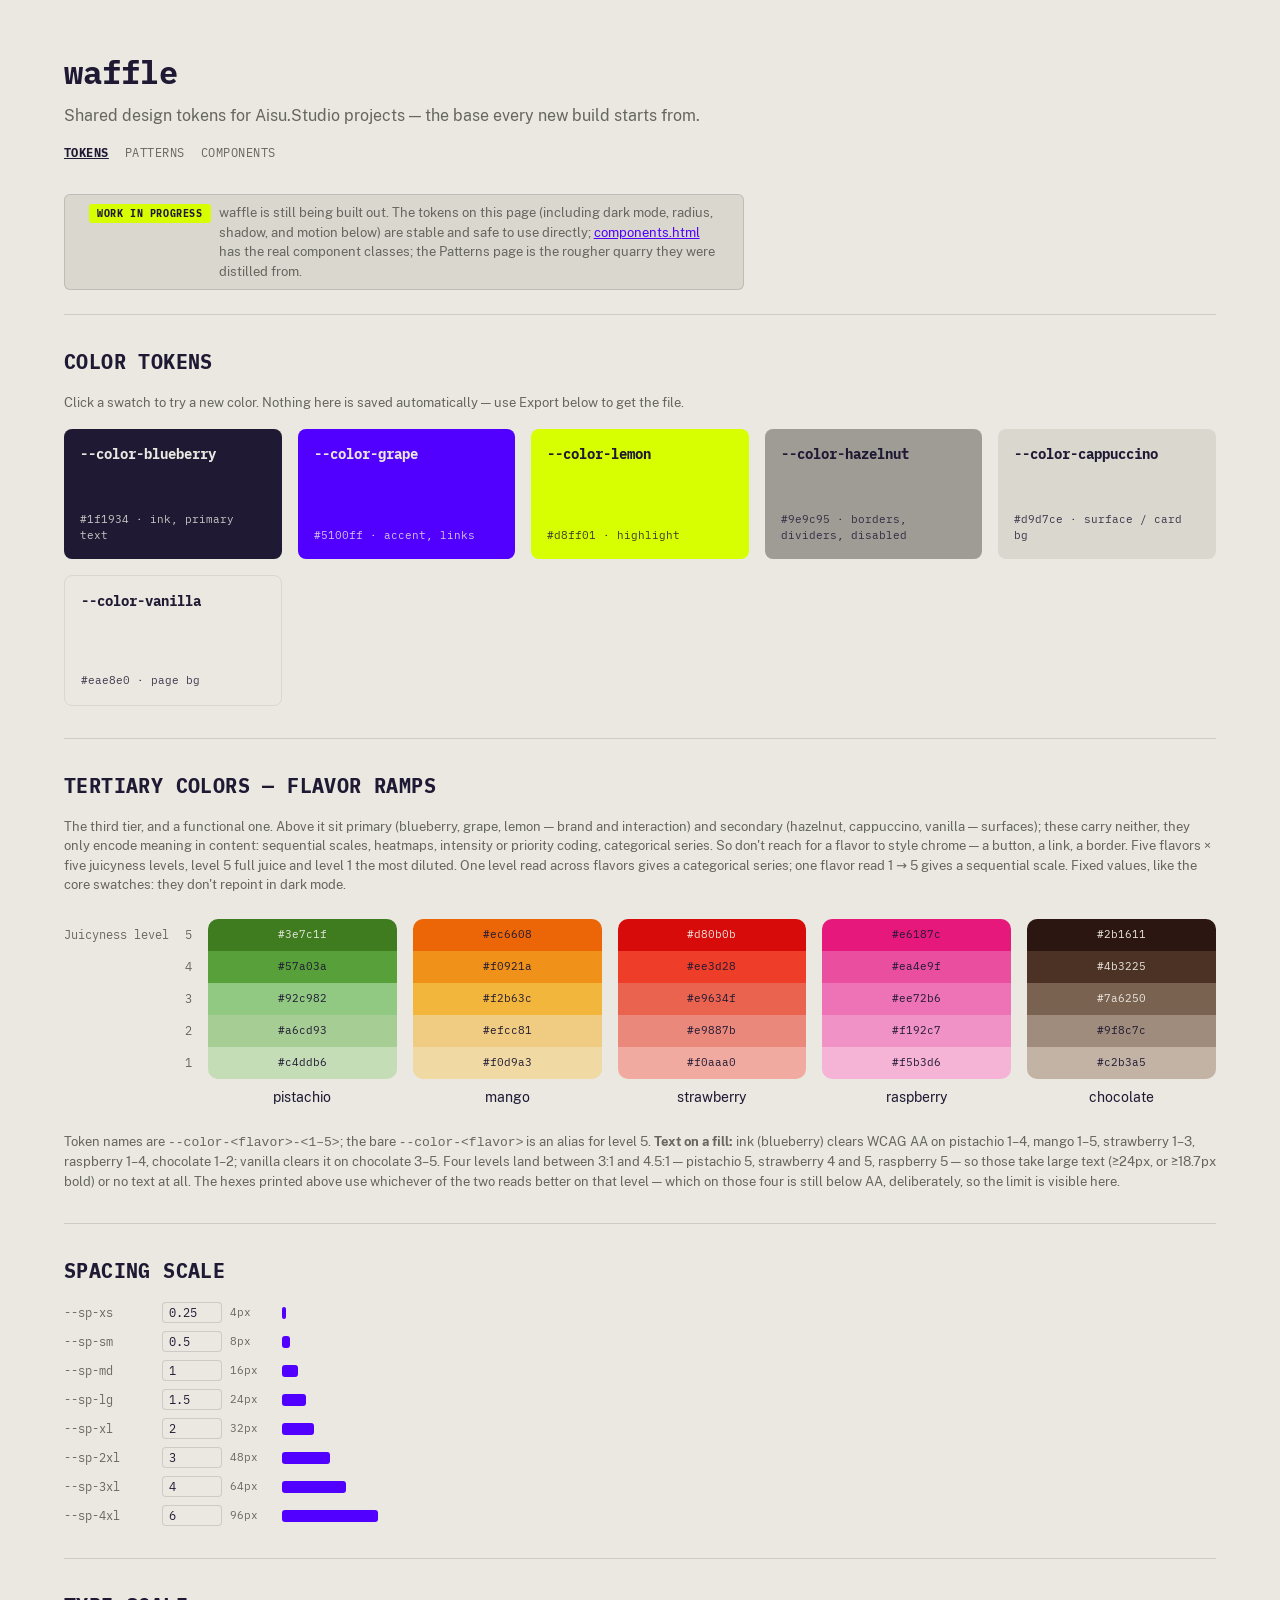
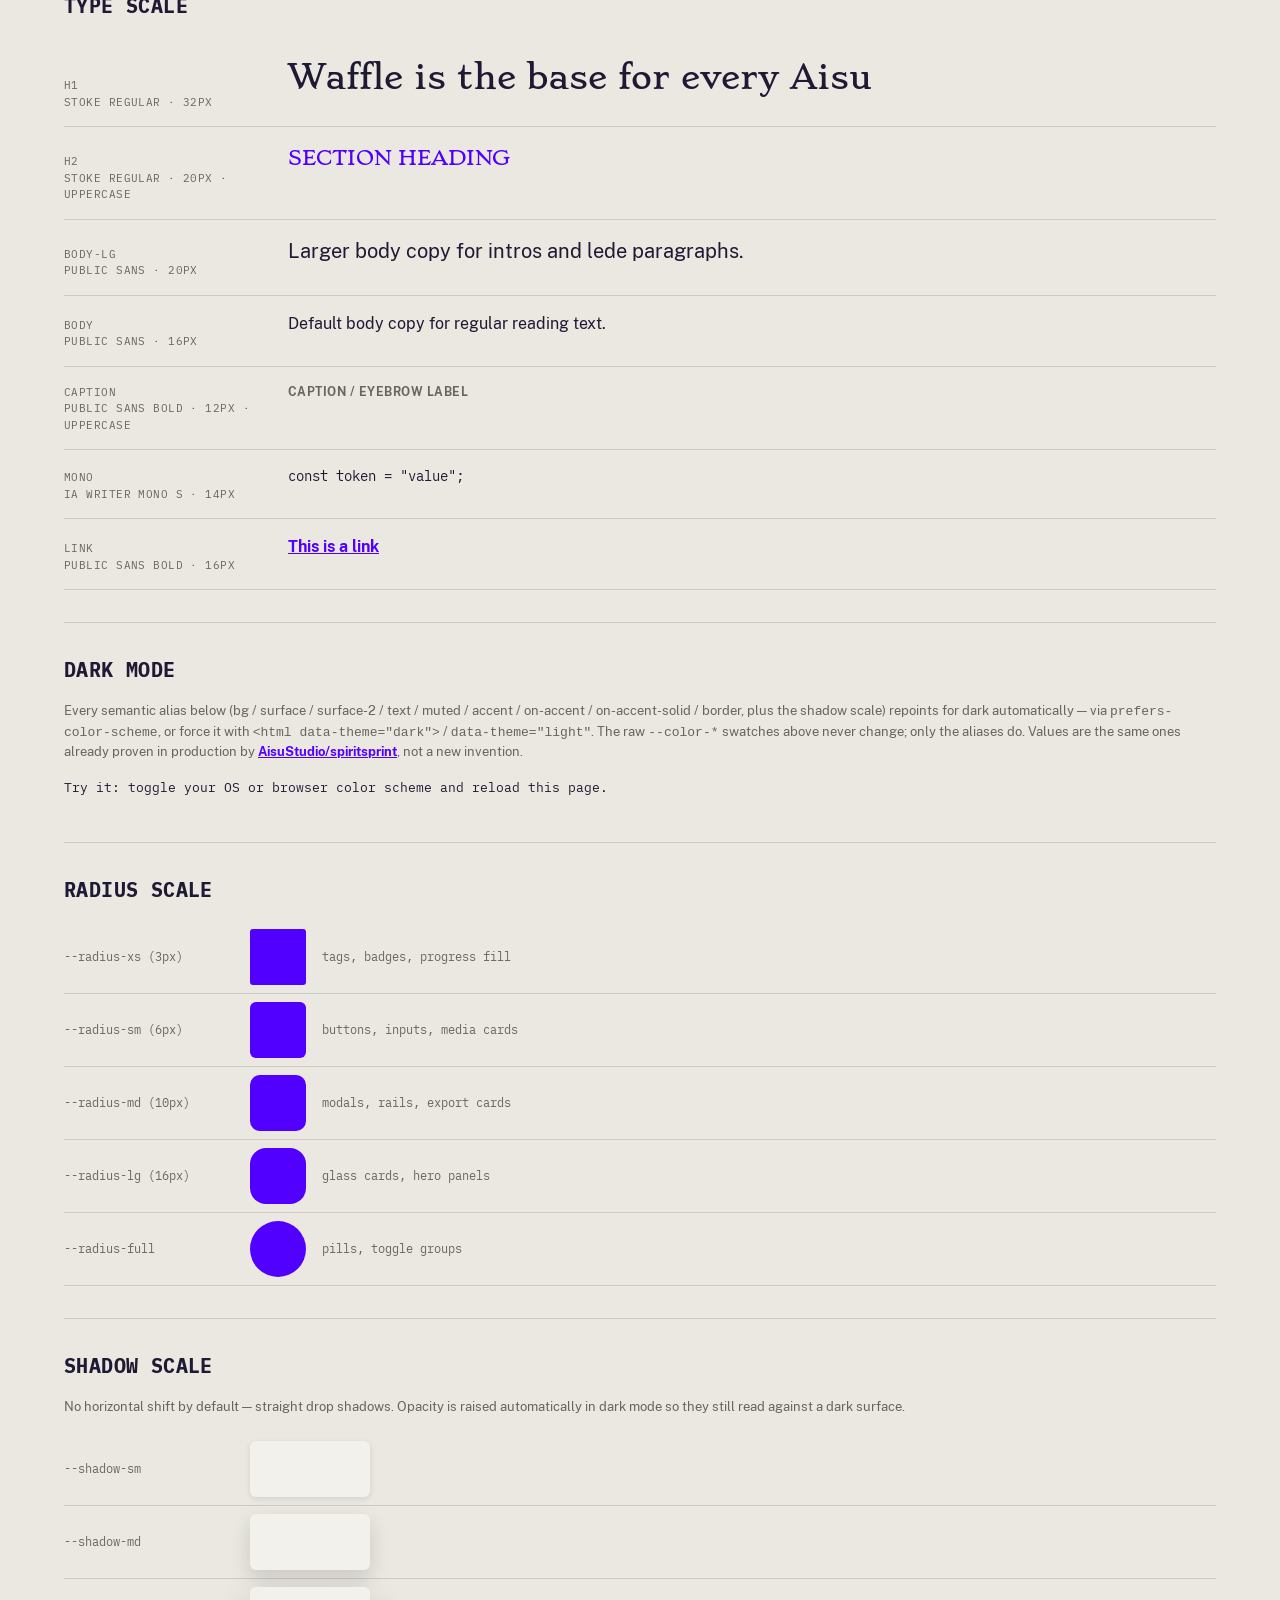
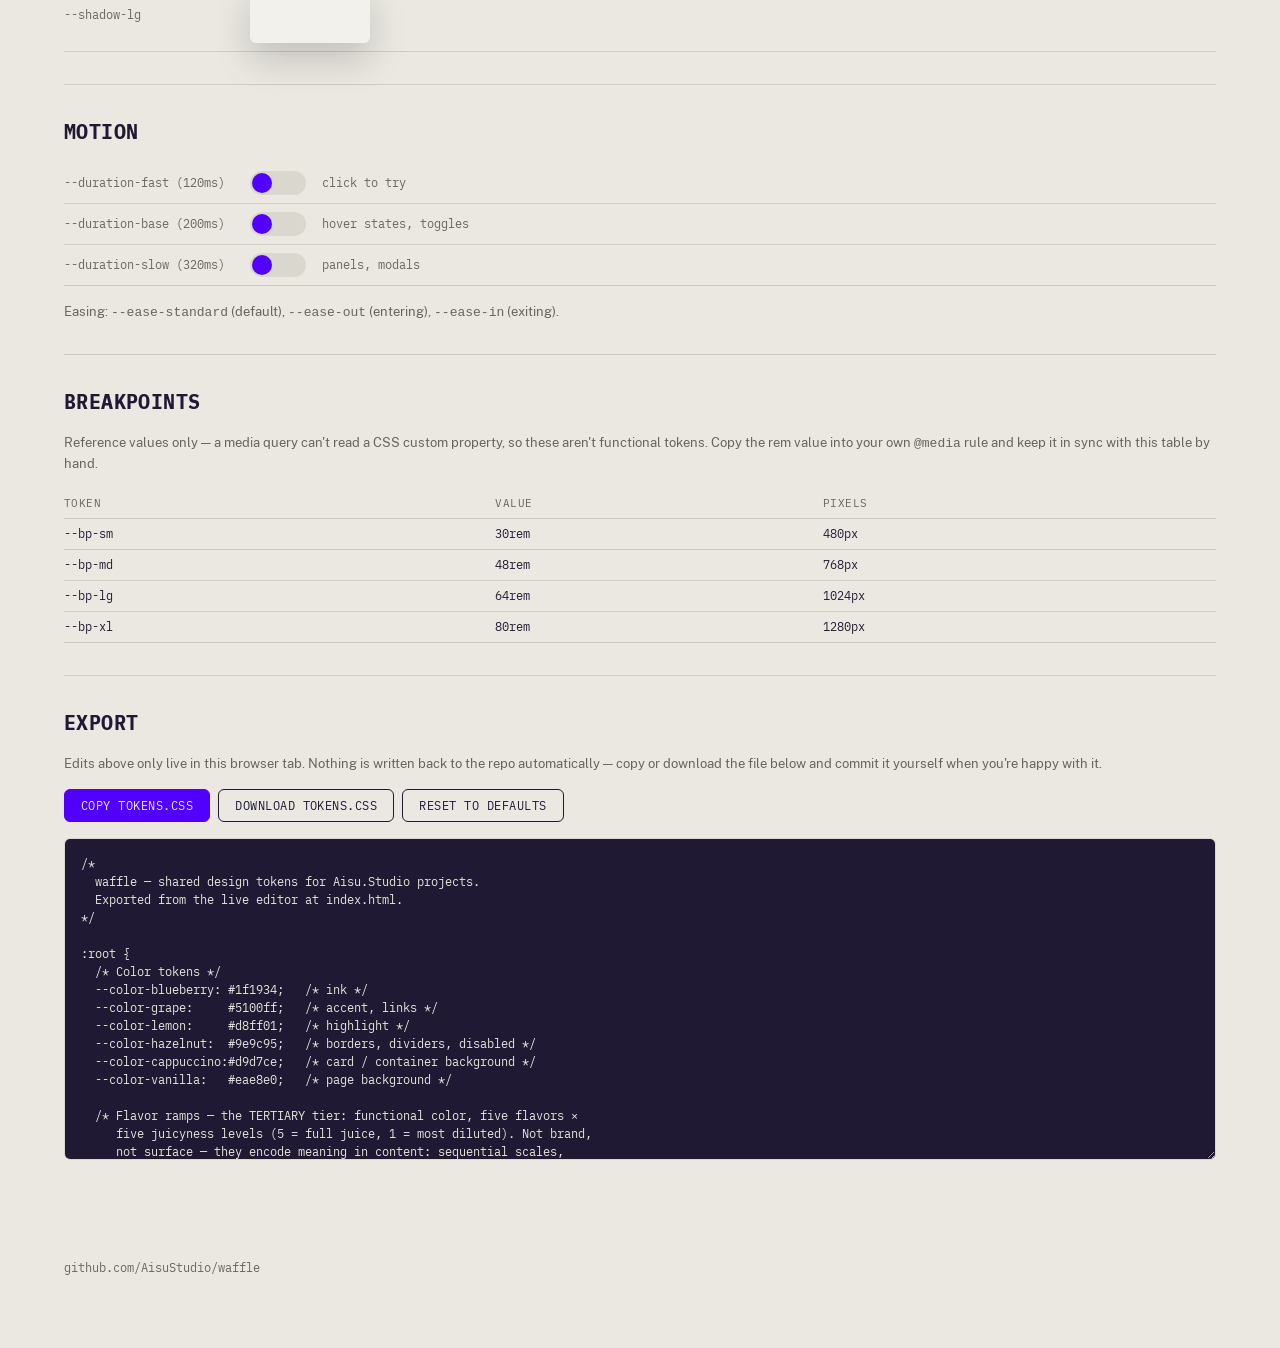
<file: index.html>
<!doctype html>
<html lang="en">
<head>
<meta charset="utf-8">
<title>waffle — Aisu.Studio design tokens</title>
<meta name="viewport" content="width=device-width, initial-scale=1">
<link rel="stylesheet" href="tokens.css">
<style>
  *, *::before, *::after { box-sizing: border-box; }
  html, body { margin: 0; padding: 0; }
  body {
    background: var(--color-bg);
    color: var(--color-text);
    font-family: var(--font-sans);
    font-size: 16px;
    line-height: 1.5;
    -webkit-font-smoothing: antialiased;
  }
  .container { max-width: var(--container-max); margin: 0 auto; padding: 0 var(--gutter); }

  header { padding: var(--sp-2xl) 0 var(--sp-xl); }
  header p { color: var(--color-muted); margin: var(--sp-sm) 0 0; }
  .page-nav { display: flex; gap: var(--sp-md); margin-top: var(--sp-md); font-family: var(--font-mono); font-size: 12px; text-transform: uppercase; letter-spacing: .04em; }
  .page-nav a { color: var(--color-muted); text-decoration: none; }
  .page-nav a.current { color: var(--color-text); font-weight: 700; text-decoration: underline; }
  h1 {
    font-family: var(--font-mono);
    font-weight: 700;
    font-size: 32px;
    margin: 0;
  }
  h2 {
    font-family: var(--font-mono);
    font-weight: 700;
    font-size: 20px;
    text-transform: uppercase;
    letter-spacing: .02em;
    margin: 0 0 var(--sp-md);
  }
  section { padding: var(--sp-xl) 0; border-top: 1px solid var(--color-border); }

  /* Color swatches */
  .swatches { display: grid; grid-template-columns: repeat(auto-fit, minmax(180px, 1fr)); gap: var(--sp-md); }
  .swatch {
    position: relative;
    aspect-ratio: 5/3;
    border-radius: 8px;
    padding: var(--sp-md);
    display: flex; flex-direction: column; justify-content: space-between;
    font-family: var(--font-mono);
    font-size: 11px;
    line-height: 1.4;
  }
  .swatch .nm { font-weight: 700; font-size: 14px; }
  .swatch .hex { opacity: .85; }
  .swatch input[type="color"] {
    position: absolute; inset: 0; width: 100%; height: 100%;
    opacity: 0; border: 0; padding: 0; margin: 0; cursor: pointer;
  }

  /* Flavor ramps */
  .ramps {
    display: grid;
    grid-template-columns: auto repeat(5, minmax(0, 1fr));
    gap: var(--sp-md);
    align-items: end;
  }
  .ramp-axis {
    display: grid;
    grid-template-columns: auto auto;
    /* row height must match .ramp-cell exactly, or the numbers drift
       against the bands they label */
    grid-template-rows: repeat(5, var(--sp-xl)) auto;
    text-align: right;
    font-family: var(--font-mono);
    font-size: 12px;
    color: var(--color-muted);
    height: 100%;
  }
  .ramp-axis-title {
    grid-column: 1; grid-row: 1;
    align-self: center;
    white-space: nowrap;
    padding-right: var(--sp-md);
  }
  .ramp-step { grid-column: 2; display: flex; align-items: center; justify-content: flex-end; }
  .ramp-col {
    /* lg (16px) would swallow half of a 32px band — md keeps the corner
       readable at this height */
    border-radius: var(--radius-md);
    overflow: hidden;
  }
  .ramp-cell {
    height: var(--sp-xl);
    display: flex; align-items: center; justify-content: center;
    font-family: var(--font-mono);
    font-size: 11px;
    color: var(--color-blueberry);
  }
  .ramp-name {
    display: block;
    text-align: center;
    padding-top: var(--sp-sm);
    font-size: 14px;
  }
  @media (max-width: 48rem) {
    /* the axis is display:none here, so it leaves the grid flow entirely —
       the template must drop its auto column too, or ramps fall into it and
       come out narrower than the rest */
    .ramps { grid-template-columns: repeat(2, minmax(0, 1fr)); }
    .ramp-axis { display: none; }
  }

  /* Spacing scale */
  .sp-rows { display: flex; flex-direction: column; gap: var(--sp-sm); }
  .sp-row { display: grid; grid-template-columns: 90px 60px 44px 1fr; align-items: center; gap: var(--sp-sm); }
  .sp-row .tag { font-family: var(--font-mono); font-size: 12px; color: var(--color-muted); }
  .sp-row .px { font-family: var(--font-mono); font-size: 11px; color: var(--color-muted); }
  .sp-row .bar { background: var(--color-accent); height: 12px; border-radius: 3px; }
  .sp-input {
    font-family: var(--font-mono); font-size: 12px;
    width: 60px; padding: 2px 6px;
    /* was a pinned vanilla field with repointing --color-text on it —
       invisible in dark mode. Both sides follow the theme now. */
    border: 1px solid var(--color-border); border-radius: 4px;
    background: var(--color-bg); color: var(--color-text);
  }

  /* Editor toolbar + export */
  .toolbar { display: flex; gap: var(--sp-sm); flex-wrap: wrap; margin-top: var(--sp-md); }
  button.btn {
    font-family: var(--font-mono); font-size: 12px; text-transform: uppercase; letter-spacing: .04em;
    padding: var(--sp-sm) var(--sp-md);
    /* semantic pair, matching .wf-btn-secondary in components.css. A fixed
       vanilla background with --color-text on top left the label invisible in
       dark mode, since only the text token repoints. */
    border: 1px solid var(--color-text); border-radius: var(--radius-sm);
    background: var(--color-bg); color: var(--color-text);
    cursor: pointer;
  }
  /* lemon is a fixed swatch in both modes, so its label has to be fixed too —
     that pairing is exactly what --color-on-accent is for */
  button.btn:hover { background: var(--color-highlight); color: var(--color-on-accent); border-color: var(--color-highlight); }
  /* accent fill + --color-on-accent-solid label, the primary-button pattern
     tokens.css prescribes. The label token is what repoints, not the fill:
     a fixed grape fill would keep its label readable but sink to 2.49:1
     against the dark page. 6.13:1 light / 7.08:1 dark. */
  button.btn.primary { background: var(--color-accent); color: var(--color-on-accent-solid); border-color: var(--color-accent); }
  button.btn.primary:hover { opacity: .85; }
  #export-output {
    width: 100%; margin-top: var(--sp-md);
    font-family: var(--font-mono); font-size: 12px; line-height: 1.5;
    padding: var(--sp-md); border-radius: 6px;
    /* deliberately fixed blueberry/vanilla — a code output field, not page
       content. Its cappuccino outline is the light-on-dark edge that makes it
       read as a panel; it stays raw on purpose in both modes. */
    border: 1px solid var(--color-cappuccino);
    background: var(--color-blueberry); color: var(--color-vanilla);
  }
  #copy-status { font-family: var(--font-mono); font-size: 12px; color: var(--color-muted); margin-left: var(--sp-sm); }

  /* Type scale */
  .type-row {
    display: grid;
    grid-template-columns: 200px 1fr;
    gap: var(--sp-lg);
    align-items: baseline;
    padding: var(--sp-md) 0;
    border-bottom: 1px solid var(--color-border);
  }
  .type-row .tag {
    font-family: var(--font-mono);
    font-size: 11px;
    color: var(--color-muted);
    text-transform: uppercase;
    letter-spacing: .04em;
  }
  .type-row p, .type-row h3 { margin: 0; }
  /* Stoke only ships Light 300 / Regular 400 — no bold, so h1/h2 use 400,
     the heaviest weight it has. */
  .t-h1 { font-family: var(--font-headline); font-weight: 400; font-size: 32px; }
  /* --color-accent, not raw --color-grape: grape as a text color is 6.13:1 on
     the light page but 2.49:1 on the dark one. The alias repoints (7.86:1). */
  .t-h2 { font-family: var(--font-headline); font-weight: 400; font-size: 20px; color: var(--color-accent); text-transform: uppercase; }
  .t-body-lg { font-family: var(--font-sans); font-size: 20px; }
  .t-body { font-family: var(--font-sans); font-size: 16px; }
  .t-caption { font-family: var(--font-sans); font-weight: 700; font-size: 12px; color: var(--color-muted); text-transform: uppercase; letter-spacing: .04em; }
  .t-mono { font-family: var(--font-mono); font-size: 14px; }
  .t-link { font-family: var(--font-sans); font-weight: 700; font-size: 16px; color: var(--color-accent); text-decoration: underline; }
  /* hover was raw --color-blueberry — 13.73:1 light, but 1.11:1 on the dark
     page, i.e. invisible. --color-text is the ink alias that repoints. */
  .t-link:hover { color: var(--color-text); }

  /* Radius / Shadow / Motion / Breakpoints reference */
  .tok-row { display: flex; align-items: center; gap: var(--sp-md); padding: var(--sp-sm) 0; border-bottom: 1px solid var(--color-border); font-family: var(--font-mono); font-size: 12px; }
  .tok-row .tag { width: 170px; color: var(--color-muted); flex-shrink: 0; }
  .tok-box { width: 56px; height: 56px; background: var(--color-accent); flex-shrink: 0; }
  /* --color-surface-2, not raw vanilla: this box demos the shadow tokens,
     which raise their opacity for dark mode — a pinned white box would never
     show that. */
  .tok-shadow-box { width: 120px; height: 56px; background: var(--color-surface-2); border-radius: 6px; flex-shrink: 0; }
  .tok-motion-box {
    width: 56px; height: 24px; border-radius: 999px;
    background: var(--color-surface); position: relative; cursor: pointer; flex-shrink: 0;
  }
  .tok-motion-box .knob {
    position: absolute; top: 2px; left: 2px; width: 20px; height: 20px; border-radius: 50%;
    background: var(--color-accent);
  }
  .bp-table { width: 100%; border-collapse: collapse; font-family: var(--font-mono); font-size: 12px; }
  .bp-table th { text-align: left; color: var(--color-muted); font-weight: 400; text-transform: uppercase; letter-spacing: .04em; font-size: 11px; padding: 6px 0; border-bottom: 1px solid var(--color-border); }
  .bp-table td { padding: 6px 0; border-bottom: 1px solid var(--color-border); }

  footer { padding: var(--sp-2xl) 0 var(--sp-3xl); color: var(--color-muted); font-family: var(--font-mono); font-size: 12px; }

  .wip-note {
    display: flex; align-items: baseline; gap: var(--sp-sm);
    border: 1px solid var(--color-border); border-radius: 6px;
    background: var(--color-surface); padding: var(--sp-sm) var(--sp-lg);
    margin: 0 0 var(--sp-lg); max-width: 68ch;
  }
  .wip-note .tag {
    flex-shrink: 0; font-family: var(--font-mono); font-size: 10px; font-weight: 700;
    text-transform: uppercase; letter-spacing: .06em; color: var(--color-on-accent);
    background: var(--color-lemon); padding: 2px 8px; border-radius: 3px;
  }
  .wip-note p { margin: 0; font-size: 13px; color: var(--color-muted); }
</style>
</head>
<body>

<div class="container">
  <header>
    <h1>waffle</h1>
    <p>Shared design tokens for Aisu.Studio projects — the base every new build starts from.</p>
    <nav class="page-nav">
      <a class="current" href="index.html">Tokens</a>
      <a href="patterns.html">Patterns</a>
      <a href="components.html">Components</a>
    </nav>
  </header>

  <div class="wip-note">
    <span class="tag">Work in progress</span>
    <p>waffle is still being built out. The tokens on this page (including dark mode, radius, shadow, and motion below) are stable and safe to use directly; <a href="components.html" style="color:var(--color-accent);">components.html</a> has the real component classes; the Patterns page is the rougher quarry they were distilled from.</p>
  </div>

  <section>
    <h2>Color tokens</h2>
    <p class="t-body" style="color:var(--color-muted); font-size:13px; margin:0 0 var(--sp-md);">Click a swatch to try a new color. Nothing here is saved automatically — use Export below to get the file.</p>
    <div class="swatches">
      <div class="swatch" style="background:var(--color-blueberry); color:var(--color-vanilla);">
        <input type="color" data-token="--color-blueberry" data-hex="hex-blueberry" value="#1f1934" aria-label="Edit --color-blueberry">
        <span class="nm">--color-blueberry</span>
        <span class="hex" id="hex-blueberry">#1f1934 · ink, primary text</span>
      </div>
      <div class="swatch" style="background:var(--color-grape); color:var(--color-vanilla);">
        <input type="color" data-token="--color-grape" data-hex="hex-grape" value="#5100ff" aria-label="Edit --color-grape">
        <span class="nm">--color-grape</span>
        <span class="hex" id="hex-grape">#5100ff · accent, links</span>
      </div>
      <div class="swatch" style="background:var(--color-lemon); color:var(--color-blueberry);">
        <input type="color" data-token="--color-lemon" data-hex="hex-lemon" value="#d8ff01" aria-label="Edit --color-lemon">
        <span class="nm">--color-lemon</span>
        <span class="hex" id="hex-lemon">#d8ff01 · highlight</span>
      </div>
      <div class="swatch" style="background:var(--color-hazelnut); color:var(--color-blueberry);">
        <input type="color" data-token="--color-hazelnut" data-hex="hex-hazelnut" value="#9e9c95" aria-label="Edit --color-hazelnut">
        <span class="nm">--color-hazelnut</span>
        <span class="hex" id="hex-hazelnut">#9e9c95 · borders, dividers, disabled</span>
      </div>
      <div class="swatch" style="background:var(--color-cappuccino); color:var(--color-blueberry);">
        <input type="color" data-token="--color-cappuccino" data-hex="hex-cappuccino" value="#d9d7ce" aria-label="Edit --color-cappuccino">
        <span class="nm">--color-cappuccino</span>
        <span class="hex" id="hex-cappuccino">#d9d7ce · surface / card bg</span>
      </div>
      <div class="swatch" style="background:var(--color-vanilla); color:var(--color-blueberry); border:1px solid var(--color-cappuccino);">
        <input type="color" data-token="--color-vanilla" data-hex="hex-vanilla" value="#eae8e0" aria-label="Edit --color-vanilla">
        <span class="nm">--color-vanilla</span>
        <span class="hex" id="hex-vanilla">#eae8e0 · page bg</span>
      </div>
    </div>
  </section>

  <section>
    <h2>Tertiary colors — flavor ramps</h2>
    <p class="t-body" style="color:var(--color-muted); font-size:13px; margin:0 0 var(--sp-lg);">
      The third tier, and a functional one. Above it sit primary (blueberry, grape, lemon — brand and
      interaction) and secondary (hazelnut, cappuccino, vanilla — surfaces); these carry neither, they only
      encode meaning in content: sequential scales, heatmaps, intensity or priority coding, categorical
      series. So don't reach for a flavor to style chrome — a button, a link, a border. Five flavors × five
      juicyness levels, level 5 full juice and level 1 the most diluted. One level read across flavors gives
      a categorical series; one flavor read 1&nbsp;→&nbsp;5 gives a sequential scale. Fixed values, like the
      core swatches: they don't repoint in dark mode.
    </p>
    <div class="ramps">
      <div class="ramp-axis">
        <span class="ramp-axis-title">Juicyness level</span>
        <span class="ramp-step">5</span>
        <span class="ramp-step">4</span>
        <span class="ramp-step">3</span>
        <span class="ramp-step">2</span>
        <span class="ramp-step">1</span>
        <span></span>
      </div>
      <div class="ramp">
        <div class="ramp-col">
          <div class="ramp-cell" style="background:var(--color-pistachio-5); color:var(--color-vanilla)">#3e7c1f</div>
          <div class="ramp-cell" style="background:var(--color-pistachio-4)">#57a03a</div>
          <div class="ramp-cell" style="background:var(--color-pistachio-3)">#92c982</div>
          <div class="ramp-cell" style="background:var(--color-pistachio-2)">#a6cd93</div>
          <div class="ramp-cell" style="background:var(--color-pistachio-1)">#c4ddb6</div>
        </div>
        <span class="ramp-name">pistachio</span>
      </div>
      <div class="ramp">
        <div class="ramp-col">
          <div class="ramp-cell" style="background:var(--color-mango-5)">#ec6608</div>
          <div class="ramp-cell" style="background:var(--color-mango-4)">#f0921a</div>
          <div class="ramp-cell" style="background:var(--color-mango-3)">#f2b63c</div>
          <div class="ramp-cell" style="background:var(--color-mango-2)">#efcc81</div>
          <div class="ramp-cell" style="background:var(--color-mango-1)">#f0d9a3</div>
        </div>
        <span class="ramp-name">mango</span>
      </div>
      <div class="ramp">
        <div class="ramp-col">
          <div class="ramp-cell" style="background:var(--color-strawberry-5); color:var(--color-vanilla)">#d80b0b</div>
          <div class="ramp-cell" style="background:var(--color-strawberry-4)">#ee3d28</div>
          <div class="ramp-cell" style="background:var(--color-strawberry-3)">#e9634f</div>
          <div class="ramp-cell" style="background:var(--color-strawberry-2)">#e9887b</div>
          <div class="ramp-cell" style="background:var(--color-strawberry-1)">#f0aaa0</div>
        </div>
        <span class="ramp-name">strawberry</span>
      </div>
      <div class="ramp">
        <div class="ramp-col">
          <div class="ramp-cell" style="background:var(--color-raspberry-5)">#e6187c</div>
          <div class="ramp-cell" style="background:var(--color-raspberry-4)">#ea4e9f</div>
          <div class="ramp-cell" style="background:var(--color-raspberry-3)">#ee72b6</div>
          <div class="ramp-cell" style="background:var(--color-raspberry-2)">#f192c7</div>
          <div class="ramp-cell" style="background:var(--color-raspberry-1)">#f5b3d6</div>
        </div>
        <span class="ramp-name">raspberry</span>
      </div>
      <div class="ramp">
        <div class="ramp-col">
          <div class="ramp-cell" style="background:var(--color-chocolate-5); color:var(--color-vanilla)">#2b1611</div>
          <div class="ramp-cell" style="background:var(--color-chocolate-4); color:var(--color-vanilla)">#4b3225</div>
          <div class="ramp-cell" style="background:var(--color-chocolate-3); color:var(--color-vanilla)">#7a6250</div>
          <div class="ramp-cell" style="background:var(--color-chocolate-2)">#9f8c7c</div>
          <div class="ramp-cell" style="background:var(--color-chocolate-1)">#c2b3a5</div>
        </div>
        <span class="ramp-name">chocolate</span>
      </div>
    </div>
    <p class="t-body" style="color:var(--color-muted); font-size:13px; margin:var(--sp-lg) 0 0;">
      Token names are <code>--color-&lt;flavor&gt;-&lt;1–5&gt;</code>; the bare
      <code>--color-&lt;flavor&gt;</code> is an alias for level 5.
      <strong>Text on a fill:</strong> ink (blueberry) clears WCAG AA on pistachio 1–4, mango 1–5,
      strawberry 1–3, raspberry 1–4, chocolate 1–2; vanilla clears it on chocolate 3–5. Four levels land
      between 3:1 and 4.5:1 — pistachio 5, strawberry 4 and 5, raspberry 5 — so those take large text
      (≥24px, or ≥18.7px bold) or no text at all. The hexes printed above use whichever of the two reads
      better on that level — which on those four is still below AA, deliberately, so the limit is visible here.
    </p>
  </section>

  <section>
    <h2>Spacing scale</h2>
    <div class="sp-rows">
      <div class="sp-row"><span class="tag">--sp-xs</span><input type="number" class="sp-input" data-token="--sp-xs" data-px="px-xs" value="0.25" step="0.05" min="0"><span class="px" id="px-xs">4px</span><div class="bar" style="width:var(--sp-xs)"></div></div>
      <div class="sp-row"><span class="tag">--sp-sm</span><input type="number" class="sp-input" data-token="--sp-sm" data-px="px-sm" value="0.5" step="0.05" min="0"><span class="px" id="px-sm">8px</span><div class="bar" style="width:var(--sp-sm)"></div></div>
      <div class="sp-row"><span class="tag">--sp-md</span><input type="number" class="sp-input" data-token="--sp-md" data-px="px-md" value="1" step="0.05" min="0"><span class="px" id="px-md">16px</span><div class="bar" style="width:var(--sp-md)"></div></div>
      <div class="sp-row"><span class="tag">--sp-lg</span><input type="number" class="sp-input" data-token="--sp-lg" data-px="px-lg" value="1.5" step="0.05" min="0"><span class="px" id="px-lg">24px</span><div class="bar" style="width:var(--sp-lg)"></div></div>
      <div class="sp-row"><span class="tag">--sp-xl</span><input type="number" class="sp-input" data-token="--sp-xl" data-px="px-xl" value="2" step="0.05" min="0"><span class="px" id="px-xl">32px</span><div class="bar" style="width:var(--sp-xl)"></div></div>
      <div class="sp-row"><span class="tag">--sp-2xl</span><input type="number" class="sp-input" data-token="--sp-2xl" data-px="px-2xl" value="3" step="0.05" min="0"><span class="px" id="px-2xl">48px</span><div class="bar" style="width:var(--sp-2xl)"></div></div>
      <div class="sp-row"><span class="tag">--sp-3xl</span><input type="number" class="sp-input" data-token="--sp-3xl" data-px="px-3xl" value="4" step="0.05" min="0"><span class="px" id="px-3xl">64px</span><div class="bar" style="width:var(--sp-3xl)"></div></div>
      <div class="sp-row"><span class="tag">--sp-4xl</span><input type="number" class="sp-input" data-token="--sp-4xl" data-px="px-4xl" value="6" step="0.05" min="0"><span class="px" id="px-4xl">96px</span><div class="bar" style="width:var(--sp-4xl)"></div></div>
    </div>
  </section>

  <section>
    <h2>Type scale</h2>
    <div class="type-row">
      <span class="tag">h1<br>Stoke Regular · 32px</span>
      <h3 class="t-h1">Waffle is the base for every Aisu</h3>
    </div>
    <div class="type-row">
      <span class="tag">h2<br>Stoke Regular · 20px · uppercase</span>
      <h3 class="t-h2">Section heading</h3>
    </div>
    <div class="type-row">
      <span class="tag">body-lg<br>Public Sans · 20px</span>
      <p class="t-body-lg">Larger body copy for intros and lede paragraphs.</p>
    </div>
    <div class="type-row">
      <span class="tag">body<br>Public Sans · 16px</span>
      <p class="t-body">Default body copy for regular reading text.</p>
    </div>
    <div class="type-row">
      <span class="tag">caption<br>Public Sans Bold · 12px · uppercase</span>
      <p class="t-caption">Caption / eyebrow label</p>
    </div>
    <div class="type-row">
      <span class="tag">mono<br>iA Writer Mono S · 14px</span>
      <p class="t-mono">const token = "value";</p>
    </div>
    <div class="type-row">
      <span class="tag">link<br>Public Sans Bold · 16px</span>
      <a class="t-link" href="#">This is a link</a>
    </div>
  </section>

  <section id="dark-mode">
    <h2>Dark mode</h2>
    <p class="t-body" style="color:var(--color-muted); font-size:13px; margin:0 0 var(--sp-md);">
      Every semantic alias below (bg / surface / surface-2 / text / muted / accent / on-accent / on-accent-solid / border,
      plus the shadow scale) repoints for dark automatically — via <code>prefers-color-scheme</code>, or force
      it with <code>&lt;html data-theme="dark"&gt;</code> / <code>data-theme="light"</code>. The raw
      <code>--color-*</code> swatches above never change; only the aliases do. Values are the same ones already
      proven in production by <a class="t-link" href="https://github.com/AisuStudio/spiritsprint" style="font-size:inherit;">AisuStudio/spiritsprint</a>, not a new invention.
    </p>
    <p class="t-mono" style="font-size:13px;">Try it: toggle your OS or browser color scheme and reload this page.</p>
  </section>

  <section>
    <h2>Radius scale</h2>
    <div class="tok-row"><span class="tag">--radius-xs (3px)</span><div class="tok-box" style="border-radius:var(--radius-xs)"></div><span style="color:var(--color-muted)">tags, badges, progress fill</span></div>
    <div class="tok-row"><span class="tag">--radius-sm (6px)</span><div class="tok-box" style="border-radius:var(--radius-sm)"></div><span style="color:var(--color-muted)">buttons, inputs, media cards</span></div>
    <div class="tok-row"><span class="tag">--radius-md (10px)</span><div class="tok-box" style="border-radius:var(--radius-md)"></div><span style="color:var(--color-muted)">modals, rails, export cards</span></div>
    <div class="tok-row"><span class="tag">--radius-lg (16px)</span><div class="tok-box" style="border-radius:var(--radius-lg)"></div><span style="color:var(--color-muted)">glass cards, hero panels</span></div>
    <div class="tok-row"><span class="tag">--radius-full</span><div class="tok-box" style="border-radius:var(--radius-full)"></div><span style="color:var(--color-muted)">pills, toggle groups</span></div>
  </section>

  <section>
    <h2>Shadow scale</h2>
    <p class="t-body" style="color:var(--color-muted); font-size:13px; margin:0 0 var(--sp-md);">No horizontal shift by default — straight drop shadows. Opacity is raised automatically in dark mode so they still read against a dark surface.</p>
    <div class="tok-row"><span class="tag">--shadow-sm</span><div class="tok-shadow-box" style="box-shadow:var(--shadow-sm)"></div></div>
    <div class="tok-row"><span class="tag">--shadow-md</span><div class="tok-shadow-box" style="box-shadow:var(--shadow-md)"></div></div>
    <div class="tok-row"><span class="tag">--shadow-lg</span><div class="tok-shadow-box" style="box-shadow:var(--shadow-lg)"></div></div>
  </section>

  <section>
    <h2>Motion</h2>
    <div class="tok-row"><span class="tag">--duration-fast (120ms)</span><div class="tok-motion-box" data-duration="fast"><div class="knob"></div></div><span style="color:var(--color-muted)">click to try</span></div>
    <div class="tok-row"><span class="tag">--duration-base (200ms)</span><div class="tok-motion-box" data-duration="base"><div class="knob"></div></div><span style="color:var(--color-muted)">hover states, toggles</span></div>
    <div class="tok-row"><span class="tag">--duration-slow (320ms)</span><div class="tok-motion-box" data-duration="slow"><div class="knob"></div></div><span style="color:var(--color-muted)">panels, modals</span></div>
    <p class="t-body" style="color:var(--color-muted); font-size:13px; margin:var(--sp-md) 0 0;">Easing: <code>--ease-standard</code> (default), <code>--ease-out</code> (entering), <code>--ease-in</code> (exiting).</p>
  </section>

  <section>
    <h2>Breakpoints</h2>
    <p class="t-body" style="color:var(--color-muted); font-size:13px; margin:0 0 var(--sp-md);">Reference values only — a media query can't read a CSS custom property, so these aren't functional tokens. Copy the rem value into your own <code>@media</code> rule and keep it in sync with this table by hand.</p>
    <table class="bp-table">
      <thead><tr><th>Token</th><th>Value</th><th>Pixels</th></tr></thead>
      <tbody>
        <tr><td>--bp-sm</td><td>30rem</td><td>480px</td></tr>
        <tr><td>--bp-md</td><td>48rem</td><td>768px</td></tr>
        <tr><td>--bp-lg</td><td>64rem</td><td>1024px</td></tr>
        <tr><td>--bp-xl</td><td>80rem</td><td>1280px</td></tr>
      </tbody>
    </table>
  </section>

  <section id="export">
    <h2>Export</h2>
    <p class="t-body" style="color:var(--color-muted); font-size:13px; margin:0;">
      Edits above only live in this browser tab. Nothing is written back to the repo automatically — copy or download the file below and commit it yourself when you're happy with it.
    </p>
    <div class="toolbar">
      <button class="btn primary" id="btn-copy" type="button">Copy tokens.css</button>
      <button class="btn" id="btn-download" type="button">Download tokens.css</button>
      <button class="btn" id="btn-reset" type="button">Reset to defaults</button>
      <span id="copy-status"></span>
    </div>
    <textarea id="export-output" rows="16" readonly></textarea>
  </section>

  <footer>
    <p>github.com/AisuStudio/waffle</p>
  </footer>
</div>

<script>
(function () {
  var DEFAULTS = {
    colors: {
      '--color-blueberry': '#1f1934',
      '--color-grape': '#5100ff',
      '--color-lemon': '#d8ff01',
      '--color-hazelnut': '#9e9c95',
      '--color-cappuccino': '#d9d7ce',
      '--color-vanilla': '#eae8e0'
    },
    spacing: {
      '--sp-xs': 0.25, '--sp-sm': 0.5, '--sp-md': 1, '--sp-lg': 1.5,
      '--sp-xl': 2, '--sp-2xl': 3, '--sp-3xl': 4, '--sp-4xl': 6
    }
  };
  var COLOR_DESCRIPTIONS = {
    '--color-blueberry': 'ink, primary text',
    '--color-grape': 'accent, links',
    '--color-lemon': 'highlight',
    '--color-hazelnut': 'borders, dividers, disabled',
    '--color-cappuccino': 'surface / card bg',
    '--color-vanilla': 'page bg'
  };
  var root = document.documentElement;

  function setColor(token, hex) {
    root.style.setProperty(token, hex);
    var input = document.querySelector('input[type="color"][data-token="' + token + '"]');
    var hexEl = input && document.getElementById(input.dataset.hex);
    if (hexEl) hexEl.textContent = hex + ' · ' + COLOR_DESCRIPTIONS[token];
    if (input) input.value = hex;
    updateExport();
  }

  function setSpacing(token, rem) {
    root.style.setProperty(token, rem + 'rem');
    var input = document.querySelector('input.sp-input[data-token="' + token + '"]');
    var pxEl = input && document.getElementById(input.dataset.px);
    if (pxEl) pxEl.textContent = Math.round(rem * 16) + 'px';
    if (input) input.value = rem;
    updateExport();
  }

  document.querySelectorAll('input[type="color"][data-token]').forEach(function (input) {
    input.addEventListener('input', function () { setColor(input.dataset.token, input.value); });
  });
  document.querySelectorAll('input.sp-input[data-token]').forEach(function (input) {
    input.addEventListener('input', function () {
      var v = parseFloat(input.value);
      if (!isNaN(v) && v >= 0) setSpacing(input.dataset.token, v);
    });
  });

  document.getElementById('btn-reset').addEventListener('click', function () {
    Object.keys(DEFAULTS.colors).forEach(function (t) { setColor(t, DEFAULTS.colors[t]); });
    Object.keys(DEFAULTS.spacing).forEach(function (t) { setSpacing(t, DEFAULTS.spacing[t]); });
  });

  function currentValue(token) {
    return getComputedStyle(root).getPropertyValue(token).trim();
  }

  function generateCss() {
    return [
      '/*',
      '  waffle — shared design tokens for Aisu.Studio projects.',
      '  Exported from the live editor at index.html.',
      '*/',
      '',
      ':root {',
      '  /* Color tokens */',
      '  --color-blueberry: ' + currentValue('--color-blueberry') + ';   /* ink */',
      '  --color-grape:     ' + currentValue('--color-grape') + ';   /* accent, links */',
      '  --color-lemon:     ' + currentValue('--color-lemon') + ';   /* highlight */',
      '  --color-hazelnut:  ' + currentValue('--color-hazelnut') + ';   /* borders, dividers, disabled */',
      '  --color-cappuccino:' + currentValue('--color-cappuccino') + ';   /* card / container background */',
      '  --color-vanilla:   ' + currentValue('--color-vanilla') + ';   /* page background */',
      '',
      '  /* Flavor ramps — the TERTIARY tier: functional color, five flavors ×',
      '     five juicyness levels (5 = full juice, 1 = most diluted). Not brand,',
      '     not surface — they encode meaning in content: sequential scales,',
      '     heatmaps, intensity/priority coding, categorical series. Never use a',
      '     flavor for chrome (button, link, border) — that is the tiers above.',
      '     Fixed values: they do not repoint in dark mode. */',
      '  --color-pistachio-1: #c4ddb6;',
      '  --color-pistachio-2: #a6cd93;',
      '  --color-pistachio-3: #92c982;',
      '  --color-pistachio-4: #57a03a;',
      '  --color-pistachio-5: #3e7c1f;',
      '',
      '  --color-mango-1:     #f0d9a3;',
      '  --color-mango-2:     #efcc81;',
      '  --color-mango-3:     #f2b63c;',
      '  --color-mango-4:     #f0921a;',
      '  --color-mango-5:     #ec6608;',
      '',
      '  --color-strawberry-1:#f0aaa0;',
      '  --color-strawberry-2:#e9887b;',
      '  --color-strawberry-3:#e9634f;',
      '  --color-strawberry-4:#ee3d28;',
      '  --color-strawberry-5:#d80b0b;',
      '',
      '  --color-raspberry-1: #f5b3d6;',
      '  --color-raspberry-2: #f192c7;',
      '  --color-raspberry-3: #ee72b6;',
      '  --color-raspberry-4: #ea4e9f;',
      '  --color-raspberry-5: #e6187c;',
      '',
      '  --color-chocolate-1: #c2b3a5;',
      '  --color-chocolate-2: #9f8c7c;',
      '  --color-chocolate-3: #7a6250;',
      '  --color-chocolate-4: #4b3225;',
      '  --color-chocolate-5: #2b1611;',
      '',
      '  /* Bare flavor name = full juice */',
      '  --color-pistachio:  var(--color-pistachio-5);',
      '  --color-mango:      var(--color-mango-5);',
      '  --color-strawberry: var(--color-strawberry-5);',
      '  --color-raspberry:  var(--color-raspberry-5);',
      '  --color-chocolate:  var(--color-chocolate-5);',
      '',
      '  /* Text on a flavor fill (WCAG AA, 4.5:1 body / 3:1 large):',
      '       ink on:     pistachio 1–4 · mango 1–5 · strawberry 1–3 · raspberry 1–4 · chocolate 1–2',
      '       vanilla on: chocolate 3–5',
      '     Between 3:1 and 4.5:1 — pistachio 5, strawberry 4 and 5, raspberry 5:',
      '     large text only, or no text on the fill. */',
      '',
      '  /* Semantic aliases — light (default) */',
      '  --color-bg:        var(--color-vanilla);',
      '  --color-surface:   var(--color-cappuccino);',
      '  --color-surface-2: #f2f1eb;',
      '  --color-text:      var(--color-blueberry);',
      '  /* WCAG: hazelnut on vanilla is only 2.6:1 — fixed value, not derived from the swatch above */',
      '  --color-muted:     #66655f;',
      '  --color-accent:    var(--color-grape);',
      '  --color-highlight: var(--color-lemon);',
      '  /* on-accent = text for on top of --color-highlight (14.6:1). Lemon is',
      '     fixed in both modes, so this pairing is too. NOT for --color-accent',
      '     (2.24:1 on grape) — a solid accent fill takes on-accent-solid. */',
      '  --color-on-accent: var(--color-blueberry);',
      '  /* on-accent-solid = text for on top of a solid --color-accent fill',
      '     (primary buttons). Repoints, because the fill under it repoints:',
      '     vanilla is 6.13:1 on grape but 1.94:1 on the dark accent, where',
      '     blueberry reads at 7.08:1. */',
      '  --color-on-accent-solid: var(--color-vanilla);',
      '  --color-border:    rgba(31,25,52,.14);',
      '',
      '  /* Spacing scale */',
      '  --sp-xs:  ' + currentValue('--sp-xs') + ';',
      '  --sp-sm:  ' + currentValue('--sp-sm') + ';',
      '  --sp-md:  ' + currentValue('--sp-md') + ';',
      '  --sp-lg:  ' + currentValue('--sp-lg') + ';',
      '  --sp-xl:  ' + currentValue('--sp-xl') + ';',
      '  --sp-2xl: ' + currentValue('--sp-2xl') + ';',
      '  --sp-3xl: ' + currentValue('--sp-3xl') + ';',
      '  --sp-4xl: ' + currentValue('--sp-4xl') + ';',
      '',
      '  /* Radius scale */',
      '  --radius-xs:   3px;',
      '  --radius-sm:   6px;',
      '  --radius-md:   10px;',
      '  --radius-lg:   16px;',
      '  --radius-full: 999px;',
      '',
      '  /* Shadow scale — no horizontal shift by default */',
      '  --shadow-sm: 0 2px 6px rgba(20,16,31,.10);',
      '  --shadow-md: 0 8px 20px rgba(20,16,31,.14);',
      '  --shadow-lg: 0 16px 36px rgba(20,16,31,.18);',
      '',
      '  /* Motion */',
      '  --duration-fast: 120ms;',
      '  --duration-base: 200ms;',
      '  --duration-slow: 320ms;',
      '  --ease-standard: cubic-bezier(.4, 0, .2, 1);',
      '  --ease-out:      cubic-bezier(0, 0, .2, 1);',
      '  --ease-in:       cubic-bezier(.4, 0, 1, 1);',
      '',
      '  /* Layout */',
      '  --container-max: 1200px;',
      '  --gutter: 24px;',
      '',
      '  /* Breakpoints — reference only, can\'t be read inside @media; copy the',
      '     raw value into your own media query. */',
      '  --bp-sm: 30rem;',
      '  --bp-md: 48rem;',
      '  --bp-lg: 64rem;',
      '  --bp-xl: 80rem;',
      '',
      '  /* Type */',
      '  --font-sans: "Public Sans", system-ui, sans-serif;',
      '  --font-mono: "iA Writer Mono S", ui-monospace, "SF Mono", Menlo, monospace;',
      '  --font-stoke: "Stoke", Georgia, serif;',
      '  --font-headline: var(--font-stoke);',
      '}',
      '',
      '/* Dark mode — reuses the values already proven in production by',
      '   AisuStudio/spiritsprint. Raw --color-* swatches above stay fixed;',
      '   only the semantic layer repoints. */',
      '@media (prefers-color-scheme: dark) {',
      '  :root {',
      '    --color-bg:        #14101f;',
      '    --color-surface:   #221c33;',
      '    --color-surface-2: #1b1628;',
      '    --color-text:      #f1efe8;',
      '    --color-muted:     #b3aec4;',
      '    --color-accent:    #b298ff;',
      '    --color-highlight: var(--color-lemon);',
      '    --color-on-accent: var(--color-blueberry);',
      '    --color-on-accent-solid: var(--color-blueberry);',
      '    --color-border:    rgba(241,239,232,.14);',
      '    --shadow-sm: 0 2px 6px rgba(0,0,0,.35);',
      '    --shadow-md: 0 8px 20px rgba(0,0,0,.45);',
      '    --shadow-lg: 0 16px 36px rgba(0,0,0,.55);',
      '  }',
      '}',
      ':root[data-theme="dark"] {',
      '  --color-bg:        #14101f;',
      '  --color-surface:   #221c33;',
      '  --color-surface-2: #1b1628;',
      '  --color-text:      #f1efe8;',
      '  --color-muted:     #b3aec4;',
      '  --color-accent:    #b298ff;',
      '  --color-highlight: var(--color-lemon);',
      '  --color-on-accent: var(--color-blueberry);',
      '  --color-on-accent-solid: var(--color-blueberry);',
      '  --color-border:    rgba(241,239,232,.14);',
      '  --shadow-sm: 0 2px 6px rgba(0,0,0,.35);',
      '  --shadow-md: 0 8px 20px rgba(0,0,0,.45);',
      '  --shadow-lg: 0 16px 36px rgba(0,0,0,.55);',
      '}',
      ':root[data-theme="light"] {',
      '  --color-bg:        var(--color-vanilla);',
      '  --color-surface:   var(--color-cappuccino);',
      '  --color-surface-2: #f2f1eb;',
      '  --color-text:      var(--color-blueberry);',
      '  --color-muted:     #66655f;',
      '  --color-accent:    var(--color-grape);',
      '  --color-highlight: var(--color-lemon);',
      '  --color-on-accent: var(--color-blueberry);',
      '  --color-on-accent-solid: var(--color-vanilla);',
      '  --color-border:    rgba(31,25,52,.14);',
      '  --shadow-sm: 0 2px 6px rgba(20,16,31,.10);',
      '  --shadow-md: 0 8px 20px rgba(20,16,31,.14);',
      '  --shadow-lg: 0 16px 36px rgba(20,16,31,.18);',
      '}',
      '',
      '/* @font-face rules unchanged — copy them from the original tokens.css */'
    ].join('\n');
  }

  function updateExport() {
    document.getElementById('export-output').value = generateCss();
  }

  document.getElementById('btn-copy').addEventListener('click', function () {
    var status = document.getElementById('copy-status');
    navigator.clipboard.writeText(document.getElementById('export-output').value).then(function () {
      status.textContent = 'copied!';
      setTimeout(function () { status.textContent = ''; }, 2000);
    });
  });

  document.getElementById('btn-download').addEventListener('click', function () {
    var blob = new Blob([document.getElementById('export-output').value], { type: 'text/css' });
    var url = URL.createObjectURL(blob);
    var a = document.createElement('a');
    a.href = url; a.download = 'tokens.css';
    document.body.appendChild(a); a.click(); document.body.removeChild(a);
    URL.revokeObjectURL(url);
  });

  updateExport();

  document.querySelectorAll('.tok-motion-box[data-duration]').forEach(function (box) {
    var knob = box.querySelector('.knob');
    var durationVar = '--duration-' + box.dataset.duration;
    knob.style.transition = 'transform var(' + durationVar + ') var(--ease-standard)';
    box.addEventListener('click', function () {
      var on = box.classList.toggle('on');
      knob.style.transform = on ? 'translateX(32px)' : 'translateX(0)';
    });
  });
})();
</script>

</body>
</html>
</file>
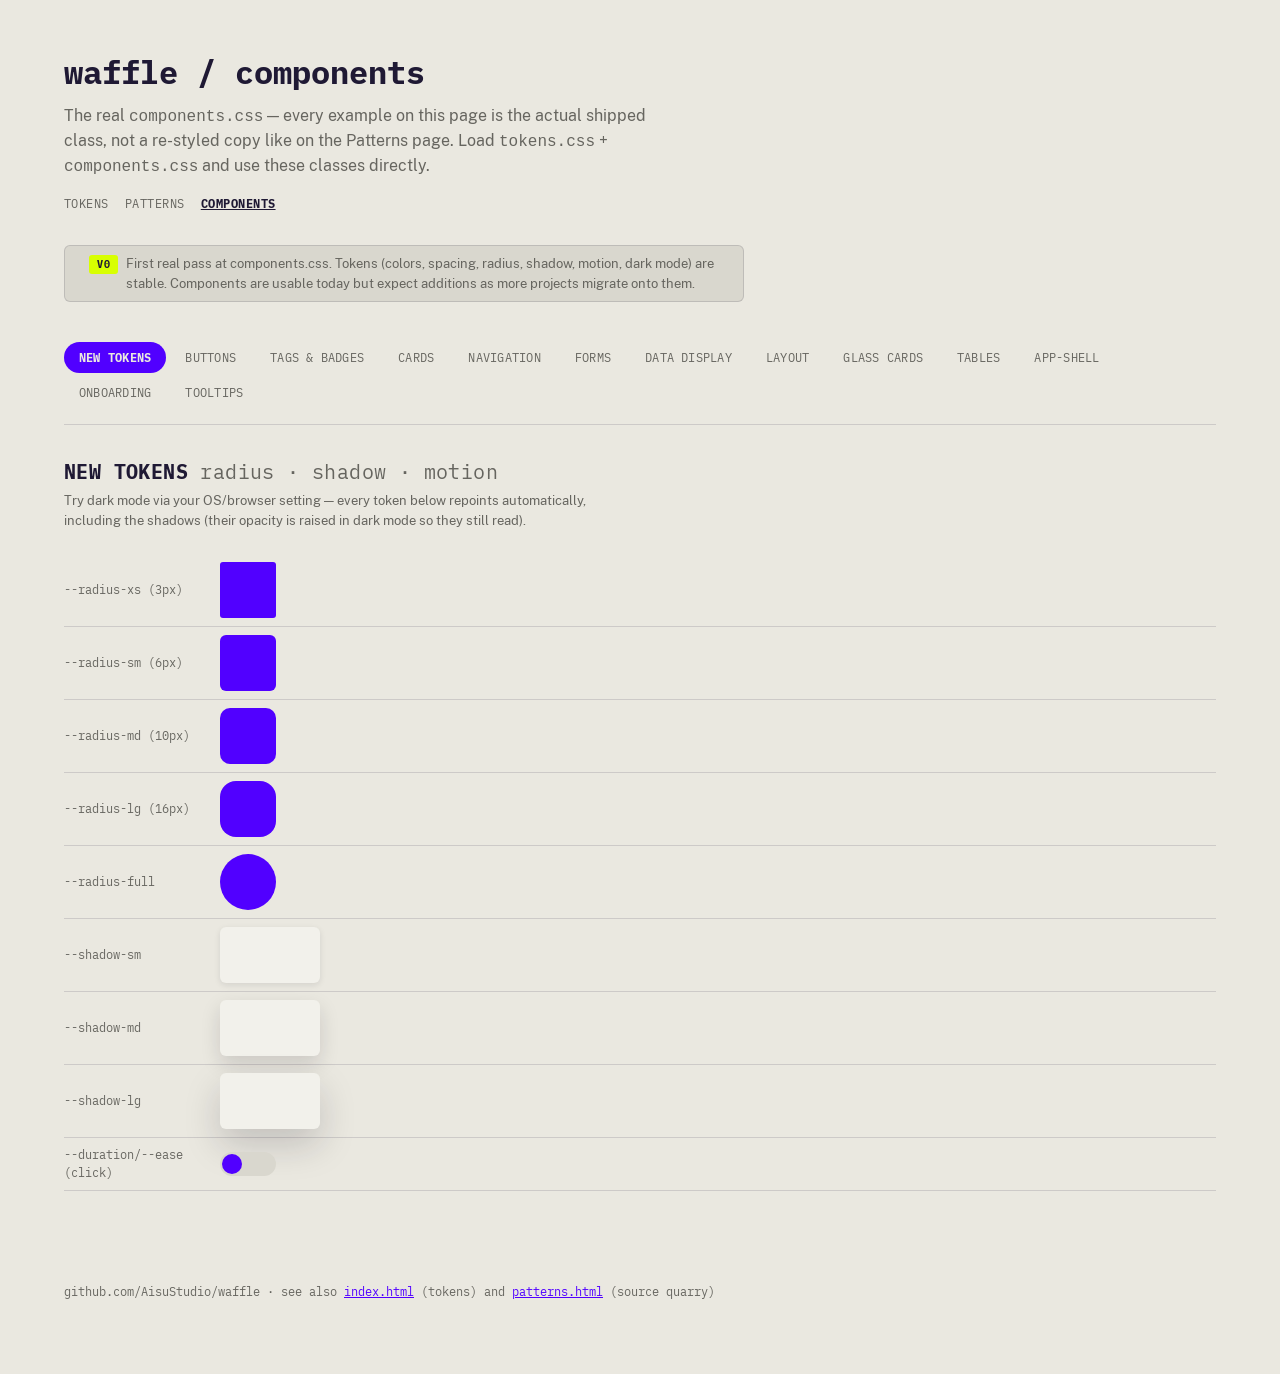
<file: components.html>
<!doctype html>
<html lang="en">
<head>
<meta charset="utf-8">
<title>waffle — components</title>
<meta name="viewport" content="width=device-width, initial-scale=1">
<link rel="stylesheet" href="tokens.css">
<link rel="stylesheet" href="components.css">
<style>
  *, *::before, *::after { box-sizing: border-box; }
  html, body { margin: 0; padding: 0; }
  body {
    background: var(--color-bg);
    color: var(--color-text);
    font-family: var(--font-sans);
    font-size: 16px;
    line-height: 1.5;
    -webkit-font-smoothing: antialiased;
  }
  .container { max-width: var(--container-max); margin: 0 auto; padding: 0 var(--gutter); }

  header.page { padding: var(--sp-2xl) 0 var(--sp-xl); }
  header.page p { color: var(--color-muted); margin: var(--sp-sm) 0 0; max-width: 62ch; }
  .page-nav { display: flex; gap: var(--sp-md); margin-top: var(--sp-md); font-family: var(--font-mono); font-size: 12px; text-transform: uppercase; letter-spacing: .04em; }
  .page-nav a { color: var(--color-muted); text-decoration: none; }
  .page-nav a.current { color: var(--color-text); font-weight: 700; text-decoration: underline; }
  h1 { font-family: var(--font-mono); font-weight: 700; font-size: 32px; margin: 0; }
  h2 {
    font-family: var(--font-mono); font-weight: 700; font-size: 20px;
    text-transform: uppercase; letter-spacing: .02em; margin: 0 0 var(--sp-xs);
  }
  .section-note { color: var(--color-muted); font-size: 13px; margin: 0 0 var(--sp-lg); max-width: 68ch; }
  section { padding: var(--sp-xl) 0; }
  section[hidden] { display: none; }

  .wip-note {
    display: flex; align-items: baseline; gap: var(--sp-sm);
    border: 1px solid var(--color-border); border-radius: var(--radius-sm);
    background: var(--color-surface); padding: var(--sp-sm) var(--sp-lg);
    margin: 0 0 var(--sp-lg); max-width: 68ch;
  }
  .wip-note .tag {
    flex-shrink: 0; font-family: var(--font-mono); font-size: 10px; font-weight: 700;
    text-transform: uppercase; letter-spacing: .06em; color: var(--color-on-accent);
    background: var(--color-lemon); padding: 2px 8px; border-radius: var(--radius-xs);
  }
  .wip-note p { margin: 0; font-size: 13px; color: var(--color-muted); }

  .tabbar {
    position: sticky; top: 0; z-index: 10;
    display: flex; flex-wrap: wrap; gap: 4px;
    background: var(--color-bg);
    padding: var(--sp-md) 0;
    border-bottom: 1px solid var(--color-border);
  }
  .tabbtn {
    font-family: var(--font-mono); font-size: 12px; text-transform: uppercase; letter-spacing: .02em;
    color: var(--color-muted); background: none; border: 1px solid transparent; border-radius: var(--radius-full);
    padding: 7px 14px; cursor: pointer;
  }
  .tabbtn:hover { color: var(--color-text); border-color: var(--color-border); }
  /* on-accent-solid, not a fixed vanilla: the accent fill repoints, so its
     label has to as well — vanilla is 6.13:1 on light-mode grape but 1.94:1
     on the dark accent, where the token flips to ink (7.08:1). */
  .tabbtn.active { background: var(--color-accent); color: var(--color-on-accent-solid); font-weight: 700; }

  .demo-grid { display: grid; grid-template-columns: repeat(auto-fit, minmax(240px, 1fr)); gap: var(--sp-lg); }
  /* The demo chrome repoints. Every component on this page is a real shipped
     .wf-* class whose own text tokens repoint, so a card/stage pinned to raw
     vanilla/cappuccino left each caption light-on-light in dark mode.
     (Contrast with patterns.html, where the specimens are frozen light
     artifacts and the stage is pinned on purpose.) */
  .demo-card {
    border: 1px solid var(--color-border); border-radius: var(--radius-sm);
    background: var(--color-bg); overflow: hidden;
    display: flex; flex-direction: column;
  }
  .demo-stage {
    padding: var(--sp-xl) var(--sp-lg); display: flex; align-items: center; justify-content: center;
    background: var(--color-surface); min-height: 96px;
  }
  /* the dark stage stays fixed blueberry — it exists to host the components
     that are deliberately fixed vanilla-on-dark (.wf-rail, .wf-btn-toolbar,
     .wf-nav-text, .wf-kpi-row, .wf-collapsible) */
  .demo-stage.dark { background: var(--color-blueberry); }
  .demo-meta { padding: var(--sp-md) var(--sp-lg); border-top: 1px solid var(--color-border); }
  .demo-name { font-family: var(--font-mono); font-size: 13px; font-weight: 700; margin: 0; }

  footer { padding: var(--sp-2xl) 0 var(--sp-3xl); color: var(--color-muted); font-family: var(--font-mono); font-size: 12px; }
  /* --color-accent, not raw --color-grape: 2.49:1 on the dark page bg */
  footer a { color: var(--color-accent); }

  /* token demos */
  .tok-row { display: flex; align-items: center; gap: var(--sp-md); padding: var(--sp-sm) 0; border-bottom: 1px solid var(--color-border); font-family: var(--font-mono); font-size: 12px; }
  .tok-row .tag { width: 140px; color: var(--color-muted); flex-shrink: 0; }
  .tok-box { width: 56px; height: 56px; background: var(--color-accent); flex-shrink: 0; }
  /* --color-surface-2, not raw vanilla: this box exists to demo the shadow
     tokens, and the section note promises they still read in dark mode — on a
     pinned white box they never would. */
  .tok-shadow-box { width: 100px; height: 56px; background: var(--color-surface-2); border-radius: var(--radius-sm); flex-shrink: 0; }
  .tok-motion-box {
    width: 56px; height: 24px; border-radius: var(--radius-full);
    background: var(--color-surface); position: relative; cursor: pointer; flex-shrink: 0;
  }
  .tok-motion-box .knob {
    position: absolute; top: 2px; left: 2px; width: 20px; height: 20px; border-radius: 50%;
    background: var(--color-accent); transition: transform var(--duration-base) var(--ease-standard);
  }
  .tok-motion-box.on .knob { transform: translateX(32px); }
</style>
</head>
<body>

<div class="container">
  <header class="page">
    <h1>waffle / components</h1>
    <p>The real <code>components.css</code> — every example on this page is the actual shipped class, not a re-styled copy like on the Patterns page. Load <code>tokens.css</code> + <code>components.css</code> and use these classes directly.</p>
    <nav class="page-nav">
      <a href="index.html">Tokens</a>
      <a href="patterns.html">Patterns</a>
      <a class="current" href="components.html">Components</a>
    </nav>
  </header>

  <div class="wip-note">
    <span class="tag">v0</span>
    <p>First real pass at components.css. Tokens (colors, spacing, radius, shadow, motion, dark mode) are stable. Components are usable today but expect additions as more projects migrate onto them.</p>
  </div>

  <nav class="tabbar" id="tabbar">
    <button class="tabbtn" data-tab="tokens-new">New Tokens</button>
    <button class="tabbtn" data-tab="buttons">Buttons</button>
    <button class="tabbtn" data-tab="tags">Tags &amp; Badges</button>
    <button class="tabbtn" data-tab="cards">Cards</button>
    <button class="tabbtn" data-tab="nav">Navigation</button>
    <button class="tabbtn" data-tab="forms">Forms</button>
    <button class="tabbtn" data-tab="data">Data Display</button>
    <button class="tabbtn" data-tab="layout">Layout</button>
    <button class="tabbtn" data-tab="glass-cards">Glass Cards</button>
    <button class="tabbtn" data-tab="tables">Tables</button>
    <button class="tabbtn" data-tab="app-shell">App-Shell</button>
    <button class="tabbtn" data-tab="onboarding">Onboarding</button>
    <button class="tabbtn" data-tab="tooltips">Tooltips</button>
  </nav>

  <section id="tokens-new">
    <h2>New tokens <span style="color:var(--color-muted); font-weight:400; text-transform:none;">radius · shadow · motion</span></h2>
    <p class="section-note">Try dark mode via your OS/browser setting — every token below repoints automatically, including the shadows (their opacity is raised in dark mode so they still read).</p>
    <div class="tok-row"><span class="tag">--radius-xs (3px)</span><div class="tok-box" style="border-radius:var(--radius-xs)"></div></div>
    <div class="tok-row"><span class="tag">--radius-sm (6px)</span><div class="tok-box" style="border-radius:var(--radius-sm)"></div></div>
    <div class="tok-row"><span class="tag">--radius-md (10px)</span><div class="tok-box" style="border-radius:var(--radius-md)"></div></div>
    <div class="tok-row"><span class="tag">--radius-lg (16px)</span><div class="tok-box" style="border-radius:var(--radius-lg)"></div></div>
    <div class="tok-row"><span class="tag">--radius-full</span><div class="tok-box" style="border-radius:var(--radius-full)"></div></div>
    <div class="tok-row"><span class="tag">--shadow-sm</span><div class="tok-shadow-box" style="box-shadow:var(--shadow-sm)"></div></div>
    <div class="tok-row"><span class="tag">--shadow-md</span><div class="tok-shadow-box" style="box-shadow:var(--shadow-md)"></div></div>
    <div class="tok-row"><span class="tag">--shadow-lg</span><div class="tok-shadow-box" style="box-shadow:var(--shadow-lg)"></div></div>
    <div class="tok-row"><span class="tag">--duration/--ease (click)</span><div class="tok-motion-box" id="motion-demo"><div class="knob"></div></div></div>
  </section>

  <section id="buttons" hidden>
    <h2>Buttons</h2>
    <div class="demo-grid">
      <div class="demo-card"><div class="demo-stage"><a class="wf-btn wf-btn-ghost" href="#">Sign In Anonymously</a></div><div class="demo-meta"><p class="demo-name">.wf-btn-ghost</p></div></div>
      <div class="demo-card"><div class="demo-stage"><span class="wf-btn wf-btn-primary">Primary</span></div><div class="demo-meta"><p class="demo-name">.wf-btn-primary</p></div></div>
      <div class="demo-card"><div class="demo-stage"><span class="wf-btn wf-btn-secondary">Start</span></div><div class="demo-meta"><p class="demo-name">.wf-btn-secondary</p></div></div>
      <div class="demo-card"><div class="demo-stage dark"><span class="wf-btn-toolbar"><span class="wf-item wf-active">Draw</span><span class="wf-item">Brush</span><span class="wf-item">Erase</span></span></div><div class="demo-meta"><p class="demo-name">.wf-btn-toolbar</p></div></div>
    </div>
  </section>

  <section id="tags" hidden>
    <h2>Tags · Badges · Chips</h2>
    <div class="demo-grid">
      <div class="demo-card"><div class="demo-stage dark"><span class="wf-tag-plain">minecraft, redstone, systems</span></div><div class="demo-meta"><p class="demo-name">.wf-tag-plain</p></div></div>
      <div class="demo-card"><div class="demo-stage"><span class="wf-tag-pill">Critical Path</span></div><div class="demo-meta"><p class="demo-name">.wf-tag-pill</p></div></div>
      <div class="demo-card"><div class="demo-stage"><span class="wf-badge-ribbon">BETA</span></div><div class="demo-meta"><p class="demo-name">.wf-badge-ribbon</p></div></div>
      <div class="demo-card"><div class="demo-stage"><span class="wf-badge-accent" style="margin-right:8px;">Critical Path</span><span class="wf-chip-dashed">strategy · undecided</span></div><div class="demo-meta"><p class="demo-name">.wf-badge-accent + .wf-chip-dashed</p></div></div>
      <div class="demo-card"><div class="demo-stage"><span class="wf-meta-caption">hacking · Level 1</span></div><div class="demo-meta"><p class="demo-name">.wf-meta-caption</p></div></div>
    </div>
  </section>

  <section id="cards" hidden>
    <h2>Cards</h2>
    <div class="demo-grid">
      <div class="demo-card"><div class="demo-stage">
        <div class="wf-card-media" style="max-width:220px;">
          <div class="wf-img"></div>
          <div class="wf-body"><h4>Redstone Bunker Part 1</h4><div class="wf-tags">hacking · Level 1</div></div>
        </div>
      </div><div class="demo-meta"><p class="demo-name">.wf-card-media</p></div></div>
      <div class="demo-card"><div class="demo-stage">
        <div class="wf-card-info" style="width:100%;"><h4>Germany</h4><p>Special-structure classification varies by dome shape and federal state.</p></div>
      </div><div class="demo-meta"><p class="demo-name">.wf-card-info</p></div></div>
      <div class="demo-card"><div class="demo-stage">
        <div class="wf-card-step" style="width:100%;"><span class="wf-idx">TAKT 02</span><h4>Permit Planning</h4><span class="wf-tag-pill">Critical Path</span></div>
      </div><div class="demo-meta"><p class="demo-name">.wf-card-step</p></div></div>
    </div>
  </section>

  <section id="nav" hidden>
    <h2>Navigation</h2>
    <div class="demo-grid">
      <div class="demo-card"><div class="demo-stage dark"><nav class="wf-nav-text"><a class="wf-active" href="#">Exercises</a><a href="#">Tools</a><a href="#">Media</a></nav></div><div class="demo-meta"><p class="demo-name">.wf-nav-text</p></div></div>
      <div class="demo-card"><div class="demo-stage dark"><nav class="wf-nav-numbered"><a href="#"><span class="wf-num">01</span>Process</a><a href="#"><span class="wf-num">02</span>Cost</a></nav></div><div class="demo-meta"><p class="demo-name">.wf-nav-numbered</p></div></div>
    </div>
  </section>

  <section id="forms" hidden>
    <h2>Forms &amp; Controls</h2>
    <div class="demo-grid">
      <div class="demo-card"><div class="demo-stage">
        <div><div class="wf-checkbox-row"><input type="checkbox" checked> Latin Basic</div><div class="wf-checkbox-row" style="margin-top:8px"><input type="checkbox"> Symbols</div></div>
      </div><div class="demo-meta"><p class="demo-name">.wf-checkbox-row</p></div></div>
      <div class="demo-card"><div class="demo-stage"><input class="wf-slider" type="range" value="60"></div><div class="demo-meta"><p class="demo-name">.wf-slider</p></div></div>
      <div class="demo-card"><div class="demo-stage dark"><div class="wf-tabs"><span class="wf-item wf-active">Grid</span><span class="wf-item">Free Draw</span><span class="wf-item">Editor</span></div></div><div class="demo-meta"><p class="demo-name">.wf-tabs</p></div></div>
      <div class="demo-card"><div class="demo-stage">
        <div class="wf-modal" style="width:100%;"><h4>Choose your character sets</h4><p>Before you start drawing, pick which sets belong in this grid.</p><span class="wf-btn wf-btn-secondary">Start</span></div>
      </div><div class="demo-meta"><p class="demo-name">.wf-modal</p></div></div>
    </div>
  </section>

  <section id="data" hidden>
    <h2>Data Display</h2>
    <div class="demo-grid">
      <div class="demo-card"><div class="demo-stage dark"><div class="wf-kpi-row"><span>Prefabrication</span><span class="wf-val">4.5 weeks</span></div></div><div class="demo-meta"><p class="demo-name">.wf-kpi-row</p></div></div>
      <div class="demo-card"><div class="demo-stage"><div class="wf-progress" style="width:100%;"><div class="wf-track"><div class="wf-fill" style="width:62%"></div></div></div></div><div class="demo-meta"><p class="demo-name">.wf-progress</p></div></div>
      <div class="demo-card"><div class="demo-stage">
        <div class="wf-timeline" style="width:100%;"><div class="wf-item"><h5>Building permit filed</h5><p>Week 1</p></div><div class="wf-item"><h5>Permit granted</h5><p>Week 6</p></div></div>
      </div><div class="demo-meta"><p class="demo-name">.wf-timeline</p></div></div>
    </div>
  </section>

  <section id="layout" hidden>
    <h2>Layout Building Blocks</h2>
    <div class="demo-grid">
      <div class="demo-card"><div class="demo-stage"><span class="wf-eyebrow">Robotic Dome Fabrication</span></div><div class="demo-meta"><p class="demo-name">.wf-eyebrow</p></div></div>
      <div class="demo-card"><div class="demo-stage"><div class="wf-sticky-header" style="position:static;">Fontane.Studio — File · Edit · View · Tools</div></div><div class="demo-meta"><p class="demo-name">.wf-sticky-header</p></div></div>
    </div>
  </section>

  <section id="glass-cards" hidden>
    <h2>Glass Cards &amp; Pill Buttons</h2>
    <div class="demo-grid">
      <div class="demo-card"><div class="demo-stage">
        <div class="wf-card-glass" style="width:100%;">
          <div class="wf-row"><span>Prefabrication</span><span class="wf-val">4.5 weeks</span></div>
          <div class="wf-row"><span>Assembly</span><span class="wf-val">2 weeks</span></div>
          <div class="wf-row wf-total"><span>Total</span><span class="wf-val">6.5 weeks</span></div>
        </div>
      </div><div class="demo-meta"><p class="demo-name">.wf-card-glass</p></div></div>
      <div class="demo-card"><div class="demo-stage"><div><span class="wf-pill-primary">Start Simulation</span><span class="wf-pill-secondary">Reset</span></div></div><div class="demo-meta"><p class="demo-name">.wf-pill-primary / .wf-pill-secondary</p></div></div>
      <div class="demo-card"><div class="demo-stage"><div class="wf-toggle-group"><span class="wf-toggle wf-active">1×</span><span class="wf-toggle">2×</span><span class="wf-toggle">4×</span></div></div><div class="demo-meta"><p class="demo-name">.wf-toggle-group / .wf-toggle</p></div></div>
    </div>
  </section>

  <section id="tables" hidden>
    <h2>Data Rows &amp; Tables</h2>
    <div class="demo-grid">
      <div class="demo-card"><div class="demo-stage">
        <table class="wf-table" style="width:100%;">
          <thead><tr><th>Measure</th><th>Effort</th><th>Impact</th></tr></thead>
          <tbody><tr><td>Pull Planning</td><td>low</td><td>high</td></tr><tr><td>Takt Plan</td><td>medium</td><td>high</td></tr></tbody>
        </table>
      </div><div class="demo-meta"><p class="demo-name">.wf-table</p></div></div>
      <div class="demo-card"><div class="demo-stage">
        <div class="wf-spec-list" style="width:100%;">
          <div class="wf-row"><span>Structural stability</span><span class="wf-val">checked</span></div>
          <div class="wf-row"><span>Fire safety</span><span class="wf-val">special structure</span></div>
        </div>
      </div><div class="demo-meta"><p class="demo-name">.wf-spec-list</p></div></div>
    </div>
  </section>

  <section id="app-shell" hidden>
    <h2>App Shell Building Blocks</h2>
    <div class="demo-grid">
      <div class="demo-card"><div class="demo-stage dark">
        <div class="wf-rail" style="width:100%;">
          <div class="wf-brand">Spirit <span>Sprint</span></div>
          <a class="wf-step wf-active" href="#">1. Soul</a>
          <a class="wf-step" href="#">2. Skills</a>
          <a class="wf-step" href="#">3. Strategy</a>
        </div>
      </div><div class="demo-meta"><p class="demo-name">.wf-rail</p></div></div>
      <div class="demo-card"><div class="demo-stage">
        <div class="wf-quad" style="width:100%;"><span class="wf-pin" style="left:30%;top:35%;">Competitor A</span><span class="wf-pin wf-us" style="left:65%;top:60%;">Us</span></div>
      </div><div class="demo-meta"><p class="demo-name">.wf-quad</p></div></div>
      <div class="demo-card"><div class="demo-stage">
        <div class="wf-board" style="width:100%;">
          <div class="wf-col"><h5>Ideas</h5><div class="wf-note">Community feature</div><div class="wf-note wf-kept">Fix onboarding</div></div>
          <div class="wf-col"><h5>Planned</h5><div class="wf-note">Export as PDF</div></div>
          <div class="wf-col"><h5>Done</h5><div class="wf-note">Login flow</div></div>
        </div>
      </div><div class="demo-meta"><p class="demo-name">.wf-board</p></div></div>
      <div class="demo-card"><div class="demo-stage">
        <div class="wf-roadmap" style="width:100%;">
          <div class="wf-line"></div>
          <div class="wf-years"><div class="wf-year"><div class="wf-dot"></div>2025</div><div class="wf-year wf-now"><div class="wf-dot"></div>2026</div><div class="wf-year"><div class="wf-dot"></div>2027</div></div>
        </div>
      </div><div class="demo-meta"><p class="demo-name">.wf-roadmap</p></div></div>
      <div class="demo-card"><div class="demo-stage">
        <div class="wf-export-card" style="width:100%;">
          <div class="wf-eyebrow">Spirit Sprint Result</div>
          <h4>Team Aisu</h4>
          <div class="wf-row"><span>Soul</span><span>Clarity</span></div>
          <div class="wf-row"><span>Strategy</span><span>Niche first</span></div>
        </div>
      </div><div class="demo-meta"><p class="demo-name">.wf-export-card</p></div></div>
    </div>
  </section>

  <section id="onboarding" hidden>
    <h2>Onboarding &amp; Guidance</h2>
    <div class="demo-grid">
      <div class="demo-card"><div class="demo-stage dark">
        <div class="wf-collapsible" style="width:100%;">
          <div class="wf-head"><span class="wf-chev">▼</span>Metrics</div>
          <div class="wf-body">Ascender · Baseline · Descender</div>
          <div class="wf-head wf-closed"><span class="wf-chev">▶</span>Stroke</div>
        </div>
      </div><div class="demo-meta"><p class="demo-name">.wf-collapsible</p></div></div>
      <div class="demo-card"><div class="demo-stage dark" style="padding:0;">
        <div class="wf-coachmark">
          <div class="wf-dim"></div>
          <div class="wf-spot" style="top:14px; left:14px; width:72px; height:20px;"></div>
          <div class="wf-callout" style="top:44px; left:14px; width:152px;">
            <div class="wf-step">3 / 8</div>
            <div class="wf-title">Your drawing tools</div>
            <span class="wf-next">Next</span>
          </div>
        </div>
      </div><div class="demo-meta"><p class="demo-name">.wf-coachmark</p></div></div>
    </div>
  </section>

  <section id="tooltips" hidden>
    <h2>Tooltips &amp; Glossary</h2>
    <p class="section-note">Originated in witty as inline glossary markup (<code>{{Begriff::Erklärung}}</code>) for jargon in running prose. Hover or tab to the dotted term to reveal the explanation — keyboard-accessible via <code>tabindex</code> + <code>:focus-visible</code>, no JS beyond whatever generates the markup.</p>
    <div class="demo-grid">
      <div class="demo-card"><div class="demo-stage" style="padding-top:calc(var(--sp-xl) + 20px);">
        <p style="margin:0; max-width:34ch;">The plan front-loads <span class="wf-gloss" tabindex="0">RICE<span class="wf-gloss-tip" role="tooltip">Reach × Impact × Confidence ÷ Effort — a prioritization score.</span></span> scoring before the roadmap review.</p>
      </div><div class="demo-meta"><p class="demo-name">.wf-gloss / .wf-gloss-tip</p></div></div>
    </div>
  </section>

  <footer>
    <p>github.com/AisuStudio/waffle · see also <a href="index.html">index.html</a> (tokens) and <a href="patterns.html">patterns.html</a> (source quarry)</p>
  </footer>
</div>

<script>
(function () {
  var tabs = Array.prototype.slice.call(document.querySelectorAll('.tabbtn'));
  var sections = Array.prototype.slice.call(document.querySelectorAll('section[id]'));

  function show(id) {
    if (!sections.some(function (s) { return s.id === id; })) id = sections[0].id;
    sections.forEach(function (s) { s.hidden = s.id !== id; });
    tabs.forEach(function (t) { t.classList.toggle('active', t.dataset.tab === id); });
    window.scrollTo(0, 0);
  }

  tabs.forEach(function (t) {
    t.addEventListener('click', function () {
      history.replaceState(null, '', '#' + t.dataset.tab);
      show(t.dataset.tab);
    });
  });

  show((location.hash || '#tokens-new').slice(1));

  var motionDemo = document.getElementById('motion-demo');
  if (motionDemo) motionDemo.addEventListener('click', function () { motionDemo.classList.toggle('on'); });
})();
</script>

</body>
</html>
</file>
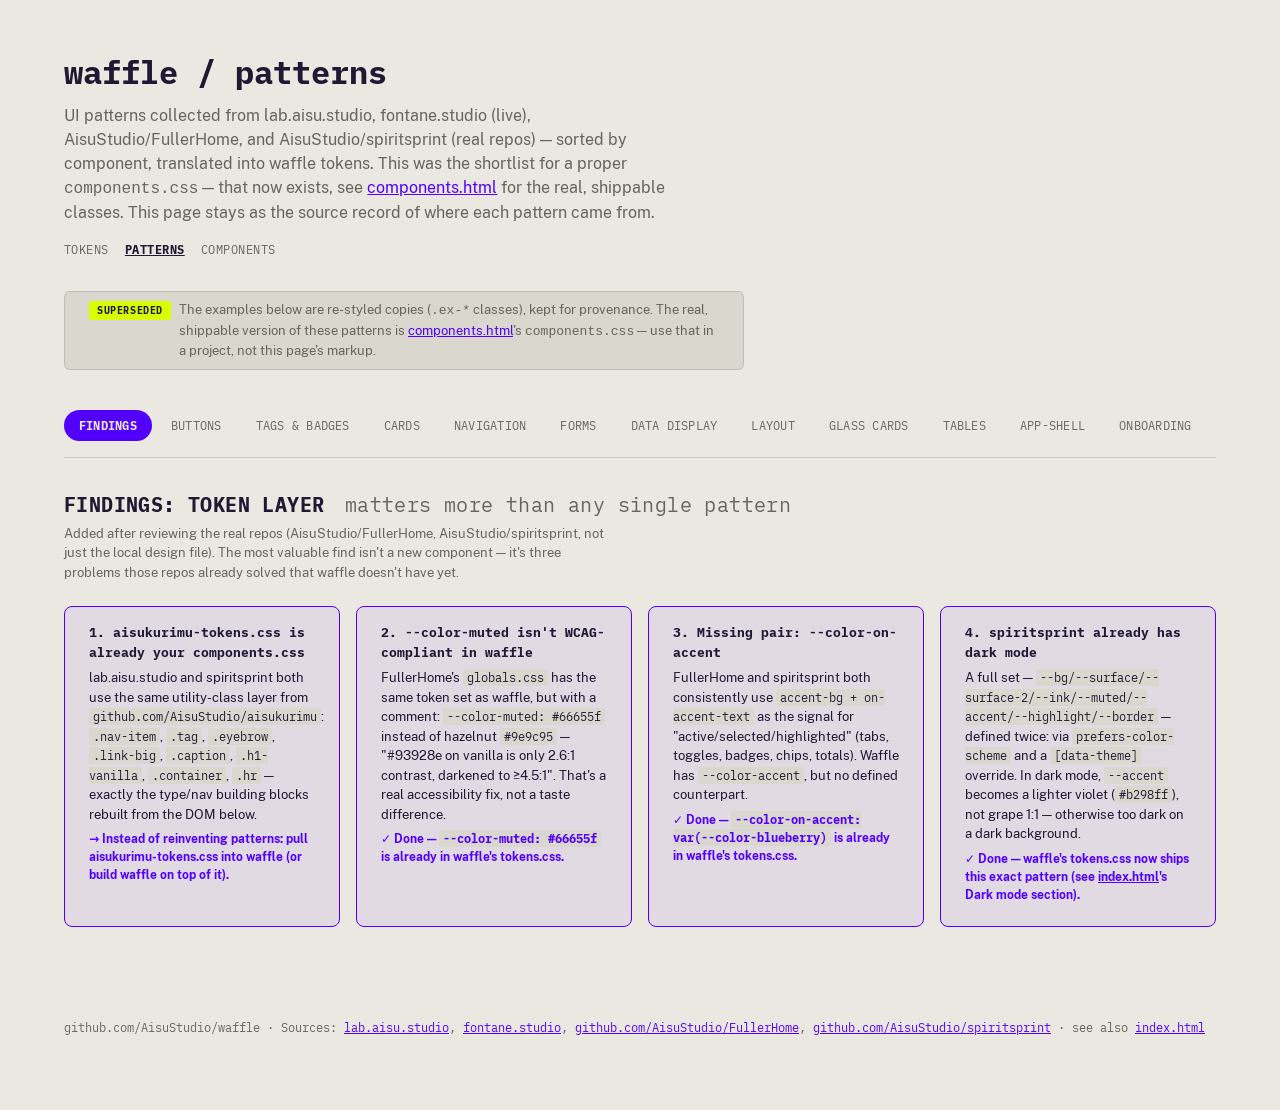
<file: patterns.html>
<!doctype html>
<html lang="en">
<head>
<meta charset="utf-8">
<title>waffle — pattern quarry</title>
<meta name="viewport" content="width=device-width, initial-scale=1">
<link rel="stylesheet" href="tokens.css">
<style>
  *, *::before, *::after { box-sizing: border-box; }
  html, body { margin: 0; padding: 0; }
  body {
    background: var(--color-bg);
    color: var(--color-text);
    font-family: var(--font-sans);
    font-size: 16px;
    line-height: 1.5;
    -webkit-font-smoothing: antialiased;
  }
  .container { max-width: var(--container-max); margin: 0 auto; padding: 0 var(--gutter); }

  header.page { padding: var(--sp-2xl) 0 var(--sp-xl); }
  header.page p { color: var(--color-muted); margin: var(--sp-sm) 0 0; max-width: 62ch; }
  .page-nav { display: flex; gap: var(--sp-md); margin-top: var(--sp-md); font-family: var(--font-mono); font-size: 12px; text-transform: uppercase; letter-spacing: .04em; }
  .page-nav a { color: var(--color-muted); text-decoration: none; }
  .page-nav a.current { color: var(--color-text); font-weight: 700; text-decoration: underline; }
  h1 { font-family: var(--font-mono); font-weight: 700; font-size: 32px; margin: 0; }
  h2 {
    font-family: var(--font-mono); font-weight: 700; font-size: 20px;
    text-transform: uppercase; letter-spacing: .02em; margin: 0 0 var(--sp-xs);
  }
  h2 .count { color: var(--color-muted); font-weight: 400; text-transform: none; margin-left: var(--sp-sm); }
  .section-note { color: var(--color-muted); font-size: 13px; margin: 0 0 var(--sp-lg); max-width: 68ch; }
  /* prose links had no rule at all — the browser default blue is ~1.8:1 on
     the dark page bg. Page chrome, so it takes the repointing accent. */
  header.page p a, .section-note a, .wip-note a, .finding-card a { color: var(--color-accent); }
  section { padding: var(--sp-xl) 0; }
  section[hidden] { display: none; }

  .wip-note {
    display: flex; align-items: baseline; gap: var(--sp-sm);
    border: 1px solid var(--color-border); border-radius: 6px;
    background: var(--color-surface); padding: var(--sp-sm) var(--sp-lg);
    margin: 0 0 var(--sp-lg); max-width: 68ch;
  }
  .wip-note .tag {
    flex-shrink: 0; font-family: var(--font-mono); font-size: 10px; font-weight: 700;
    text-transform: uppercase; letter-spacing: .06em; color: var(--color-on-accent);
    background: var(--color-lemon); padding: 2px 8px; border-radius: 3px;
  }
  .wip-note p { margin: 0; font-size: 13px; color: var(--color-muted); }

  /* tab bar */
  .tabbar {
    position: sticky; top: 0; z-index: 10;
    display: flex; flex-wrap: wrap; gap: 4px;
    background: var(--color-bg);
    padding: var(--sp-md) 0;
    border-bottom: 1px solid var(--color-border);
  }
  .tabbtn {
    font-family: var(--font-mono); font-size: 12px; text-transform: uppercase; letter-spacing: .02em;
    color: var(--color-muted); background: none; border: 1px solid transparent; border-radius: 20px;
    padding: 7px 14px; cursor: pointer;
  }
  .tabbtn:hover { color: var(--color-text); border-color: var(--color-border); }
  /* --color-on-accent (blueberry) is for lemon fills — on light-mode grape
     it's 2.24:1, way under AA. A solid accent fill takes on-accent-solid,
     which repoints with the fill: 6.13:1 light / 7.08:1 dark. A fixed
     --color-vanilla would be 1.94:1 in dark mode. */
  .tabbtn.active { background: var(--color-accent); color: var(--color-on-accent-solid); font-weight: 700; }

  /* pattern grid */
  .pat-grid { display: grid; grid-template-columns: repeat(auto-fit, minmax(240px, 1fr)); gap: var(--sp-lg); }
  /* The card frame and its caption repoint — they are page chrome. The STAGE
     does not: everything inside it is an .ex-* specimen, a frozen copy of the
     original source styling that is pinned light by design. So the stage also
     pins its inherited text color; otherwise a specimen with no color of its
     own (e.g. .ex-info-card h4) would take the repointing --color-text and go
     light-on-light in dark mode. This is the opposite call from
     components.html's .demo-stage, which hosts live repointing components. */
  .pat-card {
    border: 1px solid var(--color-border); border-radius: 6px;
    background: var(--color-bg); overflow: hidden;
    display: flex; flex-direction: column;
  }
  .pat-stage {
    padding: var(--sp-xl) var(--sp-lg); display: flex; align-items: center; justify-content: center;
    background: var(--color-cappuccino); color: var(--color-blueberry); min-height: 96px;
  }
  .pat-stage.dark { background: var(--color-blueberry); color: var(--color-vanilla); }
  .pat-meta { padding: var(--sp-md) var(--sp-lg); border-top: 1px solid var(--color-border); }
  .pat-name { font-family: var(--font-mono); font-size: 13px; font-weight: 700; margin: 0 0 4px; }
  .pat-spec { font-family: var(--font-mono); font-size: 11px; color: var(--color-muted); margin: 0 0 8px; line-height: 1.6; }
  .origin { display: inline-flex; align-items: center; gap: 5px; font-family: var(--font-mono); font-size: 10px; text-transform: uppercase; letter-spacing: .04em; color: var(--color-muted); }
  .dot { width: 7px; height: 7px; border-radius: 50%; display: inline-block; }
  .dot.lab { background: var(--color-lemon); border: 1px solid var(--color-hazelnut); }
  .dot.fontane { background: var(--color-grape); }
  .dot.fuller { background: var(--color-hazelnut); }

  /* --- rendered example primitives (waffle-ified versions of the extracted
     patterns) ---
     These are a frozen record of the source styling, pinned light on purpose,
     so they deliberately use RAW swatches and fixed rgba values rather than the
     semantic aliases. Secondary text here is a fixed ink-at-72% rather than
     --color-muted: that alias repoints to a light grey, which on these pinned
     vanilla/cappuccino specimen surfaces was ~1.5:1 in dark mode. Do not
     "modernise" these to tokens — components.css is the shippable version. */

  /* buttons */
  .ex-btn { font-family: var(--font-mono); font-size: 12px; cursor: default; text-decoration: none; display: inline-block; }
  .ex-btn-ghost { color: var(--color-blueberry); font-weight: 700; text-transform: uppercase; background: none; border: none; padding: 0; }
  .ex-btn-primary { background: var(--color-grape); color: var(--color-vanilla); border: 1px solid var(--color-grape); border-radius: 6px; padding: 8px 16px; font-weight: 700; text-transform: uppercase; letter-spacing: .04em; }
  .ex-btn-secondary { background: var(--color-vanilla); color: var(--color-blueberry); border: 1px solid var(--color-blueberry); border-radius: 6px; padding: 8px 16px; text-transform: uppercase; letter-spacing: .04em; }
  .ex-btn-toolbar { display: inline-flex; gap: 6px; }
  .ex-btn-toolbar span { padding: 4px 8px; border-radius: 6px; font-size: 12px; }
  .ex-btn-toolbar .active { background: var(--color-blueberry); color: var(--color-vanilla); }
  .ex-btn-toolbar .idle { color: var(--color-vanilla); opacity: .7; }

  /* tags / badges */
  .ex-tag-plain { font-family: var(--font-mono); font-size: 11px; color: var(--color-lemon); }
  .ex-tag-pill { font-family: var(--font-mono); font-size: 11px; color: var(--color-grape); background: rgba(81,0,255,.1); padding: 3px 8px; border-radius: 2px; }
  .ex-badge-ribbon { font-family: var(--font-mono); font-size: 11px; font-weight: 700; background: var(--color-lemon); color: var(--color-blueberry); padding: 4px 10px; border-radius: 3px; }
  .ex-meta-caption { font-family: var(--font-sans); font-size: 11px; color: var(--color-hazelnut); }

  /* cards */
  .ex-media-card { width: 100%; max-width: 220px; border-radius: 4px; overflow: hidden; background: var(--color-cappuccino); }
  .ex-media-card .img { height: 60px; background: linear-gradient(135deg, var(--color-blueberry), var(--color-grape)); }
  .ex-media-card .body { background: rgba(31,25,52,.85); color: var(--color-vanilla); padding: var(--sp-md); }
  .ex-media-card .body h4 { font-family: var(--font-sans); font-size: 13px; margin: 0 0 4px; }
  .ex-media-card .body .tags { font-family: var(--font-mono); font-size: 10px; color: var(--color-lemon); }

  .ex-info-card { border: 1px solid var(--color-hazelnut); background: var(--color-vanilla); padding: var(--sp-lg); width: 100%; }
  .ex-info-card h4 { font-size: 14px; font-weight: 700; margin: 0 0 4px; }
  .ex-info-card p { font-size: 12px; color: rgba(31,25,52,.72); margin: 0; }

  .ex-step-card { background: var(--color-vanilla); border: 1px solid var(--color-cappuccino); padding: var(--sp-md); width: 100%; }
  .ex-step-card .idx { font-family: var(--font-mono); font-size: 11px; color: var(--color-grape); display: block; margin-bottom: 8px; }
  .ex-step-card h4 { font-size: 13px; font-weight: 700; margin: 0 0 6px; }
  .ex-step-card .tag { display: inline-block; margin-top: 8px; font-family: var(--font-mono); font-size: 10px; color: var(--color-grape); background: rgba(81,0,255,.08); padding: 2px 6px; border-radius: 2px; }

  /* nav */
  .ex-nav { display: flex; gap: var(--sp-lg); font-family: var(--font-mono); font-size: 12px; }
  .ex-nav a { color: var(--color-vanilla); text-decoration: none; opacity: .7; }
  .ex-nav a.active { opacity: 1; text-decoration: underline; }
  .ex-nav-numbered { display: flex; gap: var(--sp-md); font-family: var(--font-mono); font-size: 12px; }
  .ex-nav-numbered a { color: var(--color-vanilla); text-decoration: none; }
  .ex-nav-numbered .num { color: var(--color-lemon); margin-right: 4px; }

  /* forms & controls */
  .ex-checkbox-row { display: flex; align-items: center; gap: 8px; font-size: 13px; }
  .ex-checkbox-row input { accent-color: var(--color-grape); width: 15px; height: 15px; }
  .ex-slider { width: 100%; accent-color: var(--color-grape); }
  .ex-tabs { display: inline-flex; border: 1px solid var(--color-hazelnut); border-radius: 6px; overflow: hidden; }
  .ex-tabs span { font-family: var(--font-mono); font-size: 11px; text-transform: uppercase; letter-spacing: .03em; padding: 8px 12px; }
  .ex-tabs .active { background: var(--color-vanilla); color: var(--color-blueberry); }
  .ex-tabs .idle { background: var(--color-blueberry); color: var(--color-vanilla); opacity: .8; }
  .ex-modal { border: 1px solid var(--color-blueberry); border-radius: 8px; background: var(--color-vanilla); padding: var(--sp-lg); width: 100%; }
  .ex-modal h4 { font-size: 14px; margin: 0 0 8px; }
  .ex-modal p { font-size: 12px; color: rgba(31,25,52,.72); margin: 0 0 12px; }

  /* data display */
  .ex-kpi-row { display: flex; justify-content: space-between; font-family: var(--font-mono); font-size: 12px; padding: 8px 0; border-bottom: 1px solid var(--color-hazelnut); width: 100%; color: var(--color-vanilla); }
  .ex-kpi-row .val { color: var(--color-lemon); font-weight: 700; }
  .ex-progress { width: 100%; }
  .ex-progress .track { height: 8px; background: var(--color-cappuccino); border-radius: 4px; overflow: hidden; }
  .ex-progress .fill { height: 100%; width: 62%; background: var(--color-grape); }
  .ex-timeline { position: relative; padding-left: 20px; border-left: 2px solid var(--color-cappuccino); width: 100%; }
  .ex-timeline .item { position: relative; padding-bottom: 16px; font-size: 12px; }
  .ex-timeline .item::before { content: ""; position: absolute; left: -25px; top: 3px; width: 8px; height: 8px; background: var(--color-grape); border-radius: 50%; }
  .ex-timeline .item h5 { font-size: 12px; margin: 0 0 2px; }
  .ex-timeline .item p { font-size: 11px; color: rgba(31,25,52,.72); margin: 0; }

  /* layout */
  .ex-eyebrow { font-family: var(--font-mono); font-size: 11px; text-transform: uppercase; letter-spacing: .08em; color: var(--color-grape); display: flex; align-items: center; gap: 8px; }
  .ex-eyebrow::before { content: ""; width: 18px; height: 1px; background: var(--color-grape); display: inline-block; }
  .ex-sticky-header { width: 100%; background: rgba(31,25,52,.9); color: var(--color-vanilla); padding: 10px 14px; font-family: var(--font-mono); font-size: 11px; border-radius: 4px; }

  footer { padding: var(--sp-2xl) 0 var(--sp-3xl); color: var(--color-muted); font-family: var(--font-mono); font-size: 12px; }
  /* page chrome, not an .ex-* specimen: --color-accent so it survives dark
     mode (raw grape is 2.49:1 there). The .ex-* rules above deliberately keep
     their raw swatches — they are the quarry record, not shipped components. */
  footer a { color: var(--color-accent); }

  /* --- findings callout --- */
  .finding-grid { display: grid; grid-template-columns: repeat(auto-fit, minmax(260px, 1fr)); gap: var(--sp-md); }
  /* page chrome, not a specimen: the tint follows --color-accent and the
     body copy uses --color-text. Pinned blueberry text over a 5% grape tint
     was dark-on-dark once the page went dark. */
  .finding-card { border: 1px solid var(--color-accent); border-radius: 8px; padding: var(--sp-md) var(--sp-lg); background: color-mix(in srgb, var(--color-accent) 6%, transparent); }
  .finding-card h3 { font-family: var(--font-mono); font-size: 13px; margin: 0 0 6px; }
  .finding-card p { font-size: 13px; color: var(--color-text); margin: 0 0 6px; line-height: 1.5; }
  .finding-card code { font-family: var(--font-mono); font-size: 12px; background: var(--color-surface); padding: 1px 4px; border-radius: 3px; }
  .finding-card .rec { font-size: 12px; color: var(--color-accent); font-weight: 700; }

  /* --- glass cards / pill buttons (FullerHome real app) --- */
  .ex-glass-card { background: rgba(255,255,255,.65); border: 1px solid var(--color-cappuccino); border-radius: 12px; padding: var(--sp-lg); width: 100%; }
  .ex-glass-card .row { display: flex; justify-content: space-between; padding: 7px 0; border-bottom: 1px solid var(--color-cappuccino); font-size: 12px; }
  .ex-glass-card .row:last-child { border-bottom: none; }
  .ex-glass-card .row .val { font-family: var(--font-mono); color: var(--color-blueberry); }
  .ex-glass-card .row.total .val { background: var(--color-lemon); color: var(--color-blueberry); padding: 0 6px; border-radius: 3px; font-weight: 700; }

  .ex-pill-primary { display: inline-block; padding: 12px 26px; border-radius: 24px; border: 1.5px solid var(--color-blueberry); background: var(--color-lemon); color: var(--color-blueberry); font-family: var(--font-mono); font-size: 13px; font-weight: 700; }
  .ex-pill-secondary { display: inline-block; padding: 10px 22px; border-radius: 24px; border: 1.5px solid var(--color-blueberry); background: rgba(255,255,255,.7); color: var(--color-blueberry); font-family: var(--font-mono); font-size: 12px; margin-left: 8px; }
  .ex-toggle-group { display: inline-flex; gap: 6px; }
  .ex-toggle { padding: 8px 14px; border-radius: 20px; border: 1px solid var(--color-hazelnut); background: rgba(255,255,255,.7); color: var(--color-blueberry); font-family: var(--font-mono); font-size: 11px; }
  .ex-toggle.active { background: var(--color-lemon); border-color: var(--color-blueberry); font-weight: 700; }

  .ex-badge-accent { display: inline-block; font-family: var(--font-mono); font-size: 10px; font-weight: 700; text-transform: uppercase; letter-spacing: .06em; color: var(--color-blueberry); background: var(--color-lemon); padding: 2px 8px; border-radius: 4px; }
  .ex-chip-dashed { display: inline-block; font-family: var(--font-mono); font-size: 11px; color: rgba(31,25,52,.72); background: var(--color-vanilla); border: 1px dashed var(--color-hazelnut); padding: 4px 10px; border-radius: 20px; }

  /* --- data tables --- */
  .ex-table { width: 100%; border-collapse: collapse; font-size: 12px; }
  .ex-table th { font-family: var(--font-mono); font-size: 10px; text-transform: uppercase; letter-spacing: .05em; text-align: left; color: rgba(31,25,52,.72); padding: 6px 8px; border-bottom: 1px solid var(--color-hazelnut); }
  .ex-table td { padding: 8px; border-bottom: 1px solid var(--color-cappuccino); }

  /* --- app shell primitives (Spirit Sprint) --- */
  .ex-rail { background: var(--color-blueberry); color: var(--color-vanilla); padding: var(--sp-md); border-radius: 6px; width: 100%; font-family: var(--font-sans); }
  .ex-rail .brand { font-family: var(--font-mono); font-weight: 700; font-size: 11px; text-transform: uppercase; margin-bottom: 10px; }
  .ex-rail .brand span { color: var(--color-lemon); }
  .ex-rail .step { display: block; padding: 5px 8px; border-radius: 5px; font-size: 12px; color: rgba(234,232,224,.8); }
  .ex-rail .step.active { background: var(--color-lemon); color: var(--color-blueberry); font-weight: 700; }

  .ex-quad { position: relative; width: 100%; height: 110px; border: 1px solid var(--color-cappuccino); border-radius: 4px; background: var(--color-vanilla); }
  .ex-quad::before, .ex-quad::after { content: ""; position: absolute; background: var(--color-cappuccino); }
  .ex-quad::before { left: 0; right: 0; top: 50%; height: 1px; }
  .ex-quad::after { top: 0; bottom: 0; left: 50%; width: 1px; }
  .ex-quad .pin { position: absolute; font-family: var(--font-mono); font-size: 9px; background: var(--color-cappuccino); color: rgba(31,25,52,.72); padding: 3px 7px; border-radius: 20px; transform: translate(-50%,-50%); white-space: nowrap; }
  .ex-quad .pin.us { background: var(--color-lemon); color: var(--color-blueberry); font-weight: 700; }

  .ex-board { display: grid; grid-template-columns: repeat(3, 1fr); gap: 8px; width: 100%; }
  .ex-board .col h5 { font-family: var(--font-mono); font-size: 9px; text-transform: uppercase; color: rgba(31,25,52,.72); text-align: center; margin: 0 0 6px; }
  .ex-board .note { background: var(--color-cappuccino); border-radius: 4px; padding: 6px 8px; font-size: 10.5px; margin-bottom: 6px; position: relative; }
  .ex-board .note.kept { background: var(--color-lemon); color: var(--color-blueberry); font-weight: 700; }

  .ex-road { width: 100%; }
  .ex-road .line { height: 2px; background: var(--color-cappuccino); margin: 0 16px 8px; position: relative; }
  .ex-road .years { display: flex; justify-content: space-between; }
  .ex-road .year { text-align: center; font-family: var(--font-mono); font-size: 10px; width: 40px; }
  .ex-road .dot { width: 8px; height: 8px; border-radius: 50%; background: var(--color-hazelnut); margin: 0 auto 4px; }
  .ex-road .year.now .dot { background: var(--color-grape); width: 12px; height: 12px; }

  .ex-spirit-card { background: var(--color-blueberry); color: var(--color-vanilla); border-radius: 10px; padding: var(--sp-lg); width: 100%; }
  .ex-spirit-card .eyebrow { color: var(--color-lemon); font-family: var(--font-mono); font-size: 10px; text-transform: uppercase; letter-spacing: .06em; margin-bottom: 8px; }
  .ex-spirit-card h4 { font-size: 15px; margin: 0 0 10px; }
  .ex-spirit-card .row { display: flex; justify-content: space-between; padding: 6px 0; border-bottom: 1px solid rgba(255,255,255,.12); font-size: 11px; }

  /* --- onboarding & guidance (fontane, 2026-07-30 first-time-UX pass) --- */
  .ex-collapsible { width: 100%; font-family: var(--font-sans); }
  .ex-collapsible .head { display: flex; align-items: center; gap: 6px; font-family: var(--font-mono); font-size: 11px; font-weight: 700; text-transform: uppercase; letter-spacing: .04em; color: var(--color-vanilla); }
  .ex-collapsible .head + .head { margin-top: 8px; }
  .ex-collapsible .chev { color: var(--color-vanilla); opacity: .7; width: 10px; display: inline-block; }
  .ex-collapsible .body { padding: 6px 0 4px 16px; font-size: 12px; color: rgba(234,232,224,.75); }
  .ex-collapsible .head.closed { opacity: .75; }

  .ex-coachmark { position: relative; width: 100%; height: 100%; min-height: 120px; }
  .ex-coachmark .dim { position: absolute; inset: 0; background: rgba(0,0,0,.55); }
  .ex-coachmark .spot { position: absolute; top: 14px; left: 14px; width: 72px; height: 20px; border-radius: 4px; outline: 2px solid var(--color-lemon); background: var(--color-blueberry); }
  .ex-coachmark .callout { position: absolute; top: 44px; left: 14px; width: 152px; background: var(--color-vanilla); color: var(--color-blueberry); border-radius: 6px; padding: 8px 10px; }
  .ex-coachmark .callout .step { font-family: var(--font-mono); font-size: 9px; color: rgba(31,25,52,.72); text-transform: uppercase; letter-spacing: .04em; margin-bottom: 4px; }
  .ex-coachmark .callout .title { font-weight: 700; font-size: 11px; margin-bottom: 4px; }
  .ex-coachmark .callout .next { display: inline-block; margin-top: 2px; border: 1px solid var(--color-blueberry); border-radius: 4px; padding: 2px 8px; font-family: var(--font-mono); font-size: 9px; }
</style>
</head>
<body>

<div class="container">
  <header class="page">
    <h1>waffle / patterns</h1>
    <p>UI patterns collected from lab.aisu.studio, fontane.studio (live), AisuStudio/FullerHome, and AisuStudio/spiritsprint (real repos) — sorted by component, translated into waffle tokens. This was the shortlist for a proper <code>components.css</code> — that now exists, see <a href="components.html">components.html</a> for the real, shippable classes. This page stays as the source record of where each pattern came from.</p>
    <nav class="page-nav">
      <a href="index.html">Tokens</a>
      <a class="current" href="patterns.html">Patterns</a>
      <a href="components.html">Components</a>
    </nav>
  </header>

  <div class="wip-note">
    <span class="tag">Superseded</span>
    <p>The examples below are re-styled copies (<code>.ex-*</code> classes), kept for provenance. The real, shippable version of these patterns is <a href="components.html">components.html</a>'s <code>components.css</code> — use that in a project, not this page's markup.</p>
  </div>

  <nav class="tabbar" id="tabbar">
    <button class="tabbtn" data-tab="findings">Findings</button>
    <button class="tabbtn" data-tab="buttons">Buttons</button>
    <button class="tabbtn" data-tab="tags">Tags &amp; Badges</button>
    <button class="tabbtn" data-tab="cards">Cards</button>
    <button class="tabbtn" data-tab="nav">Navigation</button>
    <button class="tabbtn" data-tab="forms">Forms</button>
    <button class="tabbtn" data-tab="data">Data Display</button>
    <button class="tabbtn" data-tab="layout">Layout</button>
    <button class="tabbtn" data-tab="glass-cards">Glass Cards</button>
    <button class="tabbtn" data-tab="tables">Tables</button>
    <button class="tabbtn" data-tab="app-shell">App-Shell</button>
    <button class="tabbtn" data-tab="onboarding">Onboarding</button>
  </nav>

  <section id="findings">
    <h2>Findings: token layer <span class="count">matters more than any single pattern</span></h2>
    <p class="section-note">Added after reviewing the real repos (AisuStudio/FullerHome, AisuStudio/spiritsprint, not just the local design file). The most valuable find isn't a new component — it's three problems those repos already solved that waffle doesn't have yet.</p>
    <div class="finding-grid">
      <div class="finding-card">
        <h3>1. aisukurimu-tokens.css is already your components.css</h3>
        <p>lab.aisu.studio and spiritsprint both use the same utility-class layer from <code>github.com/AisuStudio/aisukurimu</code>: <code>.nav-item</code>, <code>.tag</code>, <code>.eyebrow</code>, <code>.link-big</code>, <code>.caption</code>, <code>.h1-vanilla</code>, <code>.container</code>, <code>.hr</code> — exactly the type/nav building blocks rebuilt from the DOM below.</p>
        <p class="rec">→ Instead of reinventing patterns: pull aisukurimu-tokens.css into waffle (or build waffle on top of it).</p>
      </div>
      <div class="finding-card">
        <h3>2. --color-muted isn't WCAG-compliant in waffle</h3>
        <p>FullerHome's <code>globals.css</code> has the same token set as waffle, but with a comment: <code>--color-muted: #66655f</code> instead of hazelnut <code>#9e9c95</code> — "#93928e on vanilla is only 2.6:1 contrast, darkened to ≥4.5:1". That's a real accessibility fix, not a taste difference.</p>
        <p class="rec">✓ Done — <code>--color-muted: #66655f</code> is already in waffle's tokens.css.</p>
      </div>
      <div class="finding-card">
        <h3>3. Missing pair: --color-on-accent</h3>
        <p>FullerHome and spiritsprint both consistently use <code>accent-bg + on-accent-text</code> as the signal for "active/selected/highlighted" (tabs, toggles, badges, chips, totals). Waffle has <code>--color-accent</code>, but no defined counterpart.</p>
        <p class="rec">✓ Done — <code>--color-on-accent: var(--color-blueberry)</code> is already in waffle's tokens.css.</p>
      </div>
      <div class="finding-card">
        <h3>4. spiritsprint already has dark mode</h3>
        <p>A full set — <code>--bg/--surface/--surface-2/--ink/--muted/--accent/--highlight/--border</code> — defined twice: via <code>prefers-color-scheme</code> and a <code>[data-theme]</code> override. In dark mode, <code>--accent</code> becomes a lighter violet (<code>#b298ff</code>), not grape 1:1 — otherwise too dark on a dark background.</p>
        <p class="rec">✓ Done — waffle's tokens.css now ships this exact pattern (see <a href="index.html#dark-mode">index.html</a>'s Dark mode section).</p>
      </div>
    </div>
  </section>

  <section id="buttons" hidden>
    <h2>Buttons <span class="count">4 variants</span></h2>
    <p class="section-note">Three completely different button languages in use: lab = text-based, no chrome; fontane = geometric with radius; fullerhome = sharp-edged (2px) with a mono font. Worth a real decision for waffle: ghost probably stays lab-like, primary/secondary lean fontane-like.</p>
    <div class="pat-grid">
      <div class="pat-card">
        <div class="pat-stage"><a class="ex-btn ex-btn-ghost">Sign In Anonymously</a></div>
        <div class="pat-meta">
          <p class="pat-name">Ghost / Text-Button</p>
          <p class="pat-spec">no bg/border · mono 14px 700 · uppercase</p>
          <span class="origin"><span class="dot lab"></span>lab.aisu.studio</span>
        </div>
      </div>
      <div class="pat-card">
        <div class="pat-stage"><span class="ex-btn ex-btn-primary">Primary</span></div>
        <div class="pat-meta">
          <p class="pat-name">Primary Button</p>
          <p class="pat-spec">radius 6px · pad 8/16 · uppercase · ls .04em</p>
          <span class="origin"><span class="dot fontane"></span>fontane.studio (concept, adapted to waffle color)</span>
        </div>
      </div>
      <div class="pat-card">
        <div class="pat-stage"><span class="ex-btn ex-btn-secondary">Start</span></div>
        <div class="pat-meta">
          <p class="pat-name">Secondary / Bordered</p>
          <p class="pat-spec">border 1px · radius 6px · pad 8/16</p>
          <span class="origin"><span class="dot fontane"></span>fontane.studio</span>
        </div>
      </div>
      <div class="pat-card">
        <div class="pat-stage dark">
          <span class="ex-btn-toolbar"><span class="active">Draw</span><span class="idle">Brush</span><span class="idle">Erase</span></span>
        </div>
        <div class="pat-meta">
          <p class="pat-name">Toolbar Segment Button</p>
          <p class="pat-spec">active = filled blueberry/vanilla · radius 6px · pad 4/8</p>
          <span class="origin"><span class="dot fontane"></span>fontane.studio</span>
        </div>
      </div>
    </div>
  </section>

  <section id="tags" hidden>
    <h2>Tags · Badges · Chips <span class="count">4 variants</span></h2>
    <p class="section-note">Plain text tag (lab), filled pill (fontane/fullerhome hybrid), ribbon badge (fontane BETA), quiet meta caption (lab). Good candidates for a shared <code>.tag</code>/<code>.badge</code> pair in waffle.</p>
    <div class="pat-grid">
      <div class="pat-card">
        <div class="pat-stage dark"><span class="ex-tag-plain">minecraft, redstone, systems</span></div>
        <div class="pat-meta">
          <p class="pat-name">Plain Tag (on a dark card body)</p>
          <p class="pat-spec">no bg · mono 12px · color lemon</p>
          <span class="origin"><span class="dot lab"></span>lab.aisu.studio</span>
        </div>
      </div>
      <div class="pat-card">
        <div class="pat-stage"><span class="ex-tag-pill">Critical Path</span></div>
        <div class="pat-meta">
          <p class="pat-name">Pill Tag</p>
          <p class="pat-spec">radius 2px · pad 3/8 · tinted bg (10% accent)</p>
          <span class="origin"><span class="dot fuller"></span>fullerhome (own palette → waffle grape)</span>
        </div>
      </div>
      <div class="pat-card">
        <div class="pat-stage"><span class="ex-badge-ribbon">BETA</span></div>
        <div class="pat-meta">
          <p class="pat-name">Ribbon Badge</p>
          <p class="pat-spec">solid lemon bg · bold · radius 3px</p>
          <span class="origin"><span class="dot fontane"></span>fontane.studio</span>
        </div>
      </div>
      <div class="pat-card">
        <div class="pat-stage"><span class="ex-meta-caption">hacking · Level 1</span></div>
        <div class="pat-meta">
          <p class="pat-name">Meta Caption</p>
          <p class="pat-spec">sans 11px · color muted, no chrome</p>
          <span class="origin"><span class="dot lab"></span>lab.aisu.studio</span>
        </div>
      </div>
    </div>
  </section>

  <section id="cards" hidden>
    <h2>Cards <span class="count">3 variants</span></h2>
    <p class="section-note">Media card with a dark overlay body (lab), plain border card with no image (fullerhome), numbered step card for explaining processes (fullerhome takt). All three are useful for different purposes — not a conflict, more of a set.</p>
    <div class="pat-grid">
      <div class="pat-card">
        <div class="pat-stage">
          <div class="ex-media-card">
            <div class="img"></div>
            <div class="body">
              <h4>Redstone Bunker Part 1</h4>
              <div class="tags">hacking · Level 1</div>
            </div>
          </div>
        </div>
        <div class="pat-meta">
          <p class="pat-name">Media Card</p>
          <p class="pat-spec">radius 4px · body pad 24px · overlay 85% blueberry</p>
          <span class="origin"><span class="dot lab"></span>lab.aisu.studio</span>
        </div>
      </div>
      <div class="pat-card">
        <div class="pat-stage">
          <div class="ex-info-card">
            <h4>Germany</h4>
            <p>Special-structure classification varies by dome shape and federal state.</p>
          </div>
        </div>
        <div class="pat-meta">
          <p class="pat-name">Info / Border Card</p>
          <p class="pat-spec">border 1px · pad 24-26px · no radius</p>
          <span class="origin"><span class="dot fuller"></span>fullerhome</span>
        </div>
      </div>
      <div class="pat-card">
        <div class="pat-stage">
          <div class="ex-step-card">
            <span class="idx">TAKT 02</span>
            <h4>Permit Planning</h4>
            <span class="tag">Critical Path</span>
          </div>
        </div>
        <div class="pat-meta">
          <p class="pat-name">Numbered Step Card</p>
          <p class="pat-spec">in a grid with 1px dividers, like a table</p>
          <span class="origin"><span class="dot fuller"></span>fullerhome</span>
        </div>
      </div>
    </div>
  </section>

  <section id="nav" hidden>
    <h2>Navigation <span class="count">2 variants</span></h2>
    <p class="section-note">lab uses plain text with an underline for active; fullerhome numbers its sections (01, 02, ...) — fits well for CNSL-style multi-step tools.</p>
    <div class="pat-grid">
      <div class="pat-card">
        <div class="pat-stage dark">
          <nav class="ex-nav"><a class="active">Exercises</a><a>Tools</a><a>Media</a></nav>
        </div>
        <div class="pat-meta">
          <p class="pat-name">Text Nav, active = underline</p>
          <p class="pat-spec">mono 12px · opacity .7 idle / 1 active</p>
          <span class="origin"><span class="dot lab"></span>lab.aisu.studio</span>
        </div>
      </div>
      <div class="pat-card">
        <div class="pat-stage dark">
          <nav class="ex-nav-numbered"><a><span class="num">01</span>Process</a><a><span class="num">02</span>Cost</a></nav>
        </div>
        <div class="pat-meta">
          <p class="pat-name">Numbered Section Nav</p>
          <p class="pat-spec">number prefixed in accent color</p>
          <span class="origin"><span class="dot fuller"></span>fullerhome</span>
        </div>
      </div>
    </div>
  </section>

  <section id="forms" hidden>
    <h2>Forms &amp; Controls <span class="count">4 variants</span></h2>
    <p class="section-note">Comes entirely from fontane.studio — the only one of the three sites with a real editor/form flow (character-set picker, slider settings, mode tabs).</p>
    <div class="pat-grid">
      <div class="pat-card">
        <div class="pat-stage">
          <div>
            <div class="ex-checkbox-row"><input type="checkbox" checked> Latin Basic</div>
            <div class="ex-checkbox-row" style="margin-top:8px"><input type="checkbox"> Symbols</div>
          </div>
        </div>
        <div class="pat-meta">
          <p class="pat-name">Checkbox Row</p>
          <p class="pat-spec">native checkbox · accent-color grape</p>
          <span class="origin"><span class="dot fontane"></span>fontane.studio</span>
        </div>
      </div>
      <div class="pat-card">
        <div class="pat-stage"><input class="ex-slider" type="range" value="60"></div>
        <div class="pat-meta">
          <p class="pat-name">Slider / Range</p>
          <p class="pat-spec">native input · accent-color grape</p>
          <span class="origin"><span class="dot fontane"></span>fontane.studio</span>
        </div>
      </div>
      <div class="pat-card">
        <div class="pat-stage dark">
          <div class="ex-tabs"><span class="active">Grid</span><span class="idle">Free Draw</span><span class="idle">Editor</span></div>
        </div>
        <div class="pat-meta">
          <p class="pat-name">Segmented Tabs</p>
          <p class="pat-spec">border-radius 6px on the container · active = vanilla</p>
          <span class="origin"><span class="dot fontane"></span>fontane.studio</span>
        </div>
      </div>
      <div class="pat-card">
        <div class="pat-stage">
          <div class="ex-modal">
            <h4>Choose your character sets</h4>
            <p>Before you start drawing, pick which sets belong in this grid.</p>
            <span class="ex-btn ex-btn-secondary">Start</span>
          </div>
        </div>
        <div class="pat-meta">
          <p class="pat-name">Modal / Dialog Panel</p>
          <p class="pat-spec">border 1px blueberry · radius 8px · pad 24px</p>
          <span class="origin"><span class="dot fontane"></span>fontane.studio</span>
        </div>
      </div>
    </div>
  </section>

  <section id="data" hidden>
    <h2>Data Display <span class="count">3 variants</span></h2>
    <p class="section-note">All three come from fullerhome — the only site with cost/time data. Useful once CNSL ever needs reports, progress indicators, or timelines (e.g. Scheduler, backlog analysis).</p>
    <div class="pat-grid">
      <div class="pat-card">
        <div class="pat-stage dark">
          <div class="ex-kpi-row"><span>Prefabrication</span><span class="val">4.5 weeks</span></div>
        </div>
        <div class="pat-meta">
          <p class="pat-name">KPI Row</p>
          <p class="pat-spec">flex space-between · mono · value in accent</p>
          <span class="origin"><span class="dot fuller"></span>fullerhome</span>
        </div>
      </div>
      <div class="pat-card">
        <div class="pat-stage">
          <div class="ex-progress"><div class="track"><div class="fill"></div></div></div>
        </div>
        <div class="pat-meta">
          <p class="pat-name">Progress Bar</p>
          <p class="pat-spec">track cappuccino · fill grape · h 8px radius 4px</p>
          <span class="origin"><span class="dot fuller"></span>fullerhome</span>
        </div>
      </div>
      <div class="pat-card">
        <div class="pat-stage">
          <div class="ex-timeline">
            <div class="item"><h5>Building permit filed</h5><p>Week 1</p></div>
            <div class="item"><h5>Permit granted</h5><p>Week 6</p></div>
          </div>
        </div>
        <div class="pat-meta">
          <p class="pat-name">Vertical Timeline</p>
          <p class="pat-spec">2px left line · dot marker in accent</p>
          <span class="origin"><span class="dot fuller"></span>fullerhome</span>
        </div>
      </div>
    </div>
  </section>

  <section id="layout" hidden>
    <h2>Layout Building Blocks <span class="count">2 variants</span></h2>
    <div class="pat-grid">
      <div class="pat-card">
        <div class="pat-stage"><span class="ex-eyebrow">Robotic Dome Fabrication</span></div>
        <div class="pat-meta">
          <p class="pat-name">Eyebrow / Kicker</p>
          <p class="pat-spec">mono uppercase · small dash before it</p>
          <span class="origin"><span class="dot fuller"></span>fullerhome</span>
        </div>
      </div>
      <div class="pat-card">
        <div class="pat-stage"><div class="ex-sticky-header">Fontane.Studio — File · Edit · View · Tools</div></div>
        <div class="pat-meta">
          <p class="pat-name">Sticky Blur Header</p>
          <p class="pat-spec">backdrop-filter blur(8px) · translucent bg</p>
          <span class="origin"><span class="dot fontane"></span>fontane.studio</span>
        </div>
      </div>
    </div>
  </section>

  <section id="glass-cards" hidden>
    <h2>Glass Cards &amp; Pill Buttons <span class="count">FullerHome, real repo</span></h2>
    <p class="section-note">The actual Next.js app (not the static design file) runs its own consistent language: translucent white cards (<code>rgba(255,255,255,.6-.78)</code>) with a 1px border + 10-14px radius, and buttons as soft pills (16-24px radius) instead of the sharp-edged 2px buttons from the old design template. Consistent throughout: <code>accent-bg + on-accent-text</code> = "selected".</p>
    <div class="pat-grid">
      <div class="pat-card">
        <div class="pat-stage">
          <div class="ex-glass-card">
            <div class="row"><span>Prefabrication</span><span class="val">4.5 weeks</span></div>
            <div class="row"><span>Assembly</span><span class="val">2 weeks</span></div>
            <div class="row total"><span>Total</span><span class="val">6.5 weeks</span></div>
          </div>
        </div>
        <div class="pat-meta">
          <p class="pat-name">Glass Card / Datasheet</p>
          <p class="pat-spec">bg rgba(255,255,255,.65) · border cappuccino · radius 12-14px · total row = accent chip</p>
          <span class="origin"><span class="dot fuller"></span>FullerHome (Datasheet.module.css)</span>
        </div>
      </div>
      <div class="pat-card">
        <div class="pat-stage">
          <div><span class="ex-pill-primary">Start Simulation</span><span class="ex-pill-secondary">Reset</span></div>
        </div>
        <div class="pat-meta">
          <p class="pat-name">Pill Primary / Secondary</p>
          <p class="pat-spec">radius 24px · border 1.5px blueberry · primary = accent-bg</p>
          <span class="origin"><span class="dot fuller"></span>FullerHome (BuildHUD.module.css)</span>
        </div>
      </div>
      <div class="pat-card">
        <div class="pat-stage">
          <div class="ex-toggle-group"><span class="ex-toggle active">1×</span><span class="ex-toggle">2×</span><span class="ex-toggle">4×</span></div>
        </div>
        <div class="pat-meta">
          <p class="pat-name">Toggle-Group (Speed/Mode)</p>
          <p class="pat-spec">radius 20px · border hazelnut · active = accent-bg</p>
          <span class="origin"><span class="dot fuller"></span>FullerHome</span>
        </div>
      </div>
      <div class="pat-card">
        <div class="pat-stage">
          <span class="ex-badge-accent" style="margin-right:8px;">Critical Path</span>
          <span class="ex-chip-dashed">strategy · undecided</span>
        </div>
        <div class="pat-meta">
          <p class="pat-name">Accent-Badge vs. Dashed Chip</p>
          <p class="pat-spec">Badge = fixed/important (solid) · Chip = pool/candidate (dashed, still open)</p>
          <span class="origin"><span class="dot fuller"></span>FullerHome <span class="dot fontane" style="margin-left:8px"></span>spiritsprint</span>
        </div>
      </div>
    </div>
  </section>

  <section id="tables" hidden>
    <h2>Data Rows &amp; Tables <span class="count">2 variants</span></h2>
    <p class="section-note">Both repos solve "label/value rows" the same way: flex space-between + a hairline bottom border, with the last/total row highlighted. spiritsprint also has a real <code>&lt;table&gt;</code> for comparison data (measures).</p>
    <div class="pat-grid">
      <div class="pat-card">
        <div class="pat-stage">
          <table class="ex-table">
            <thead><tr><th>Measure</th><th>Effort</th><th>Impact</th></tr></thead>
            <tbody>
              <tr><td>Pull Planning</td><td>low</td><td>high</td></tr>
              <tr><td>Takt Plan</td><td>medium</td><td>high</td></tr>
            </tbody>
          </table>
        </div>
        <div class="pat-meta">
          <p class="pat-name">Comparison Table</p>
          <p class="pat-spec">th mono uppercase 10px muted · td border-bottom cappuccino</p>
          <span class="origin"><span class="dot fontane"></span>spiritsprint (table.measures)</span>
        </div>
      </div>
      <div class="pat-card">
        <div class="pat-stage">
          <div class="ex-glass-card" style="background:none;border:none;padding:0;">
            <div class="row"><span>Structural stability</span><span class="val">checked</span></div>
            <div class="row"><span>Fire safety</span><span class="val">special structure</span></div>
          </div>
        </div>
        <div class="pat-meta">
          <p class="pat-name">Spec List (dt/dd pairs)</p>
          <p class="pat-spec">flex space-between · value right-aligned, tabular-nums</p>
          <span class="origin"><span class="dot fuller"></span>FullerHome (Datasheet, CostStructure, PermitsSection — same row 3×)</span>
        </div>
      </div>
    </div>
  </section>

  <section id="app-shell" hidden>
    <h2>App Shell Building Blocks <span class="count">Spirit Sprint, most complex source</span></h2>
    <p class="section-note">No more landing-page material — real tool UI: sidebar navigation, a 2-axis plot, a kanban-style board with voting, a roadmap timeline, a branded export card. Bigger building blocks, not atoms — more a reference for "how do you build this" if CNSL ever needs a multi-step wizard or a board.</p>
    <div class="pat-grid">
      <div class="pat-card">
        <div class="pat-stage dark">
          <div class="ex-rail">
            <div class="brand">Spirit <span>Sprint</span></div>
            <a class="step active">1. Soul</a>
            <a class="step">2. Skills</a>
            <a class="step">3. Strategy</a>
          </div>
        </div>
        <div class="pat-meta">
          <p class="pat-name">Sidebar Rail Nav</p>
          <p class="pat-spec">sticky, full height, blueberry bg · steps numbered, active = lemon bg</p>
          <span class="origin"><span class="dot fontane"></span>spiritsprint (.rail, .step)</span>
        </div>
      </div>
      <div class="pat-card">
        <div class="pat-stage">
          <div class="ex-quad">
            <span class="pin" style="left:30%;top:35%;">Competitor A</span>
            <span class="pin us" style="left:65%;top:60%;">Us</span>
          </div>
        </div>
        <div class="pat-meta">
          <p class="pat-name">2-Axis Plot (Positioning)</p>
          <p class="pat-spec">grid with center lines · pins as pills · own position = accent</p>
          <span class="origin"><span class="dot fontane"></span>spiritsprint (.quad, .pin)</span>
        </div>
      </div>
      <div class="pat-card">
        <div class="pat-stage">
          <div class="ex-board">
            <div class="col"><h5>Ideas</h5><div class="note">Community feature</div><div class="note kept">Fix onboarding</div></div>
            <div class="col"><h5>Planned</h5><div class="note">Export as PDF</div></div>
            <div class="col"><h5>Done</h5><div class="note">Login flow</div></div>
          </div>
        </div>
        <div class="pat-meta">
          <p class="pat-name">Voting Board (Kanban-style)</p>
          <p class="pat-spec">column grid · note cards · "kept" = accent-bg + bold</p>
          <span class="origin"><span class="dot fontane"></span>spiritsprint (.board, .note)</span>
        </div>
      </div>
      <div class="pat-card">
        <div class="pat-stage">
          <div class="ex-road">
            <div class="line"></div>
            <div class="years">
              <div class="year"><div class="dot"></div>2025</div>
              <div class="year now"><div class="dot"></div>2026</div>
              <div class="year"><div class="dot"></div>2027</div>
            </div>
          </div>
        </div>
        <div class="pat-meta">
          <p class="pat-name">Roadmap Timeline</p>
          <p class="pat-spec">horizontal line · year dots · "now" = accent, larger</p>
          <span class="origin"><span class="dot fontane"></span>spiritsprint (.road, .year)</span>
        </div>
      </div>
      <div class="pat-card">
        <div class="pat-stage">
          <div class="ex-spirit-card">
            <div class="eyebrow">Spirit Sprint Result</div>
            <h4>Team Aisu</h4>
            <div class="row"><span>Soul</span><span>Clarity</span></div>
            <div class="row"><span>Strategy</span><span>Niche first</span></div>
          </div>
        </div>
        <div class="pat-meta">
          <p class="pat-name">Branded Export Card</p>
          <p class="pat-spec">fixed blueberry/vanilla, independent of the page theme (deliberately a "shareable artifact")</p>
          <span class="origin"><span class="dot fontane"></span>spiritsprint (.spirit-card)</span>
        </div>
      </div>
    </div>
  </section>

  <section id="onboarding" hidden>
    <h2>Onboarding &amp; Guidance <span class="count">2 variants</span></h2>
    <p class="section-note">From fontane's first-time-UX pass (2026-07-30): the settings panel no longer opens everything at once, and a new user gets a guided tour instead of a wall of jargon before the first click.</p>
    <div class="pat-grid">
      <div class="pat-card">
        <div class="pat-stage dark">
          <div class="ex-collapsible">
            <div class="head"><span class="chev">▼</span>Metrics</div>
            <div class="body">Ascender · Baseline · Descender</div>
            <div class="head closed"><span class="chev">▶</span>Stroke</div>
          </div>
        </div>
        <div class="pat-meta">
          <p class="pat-name">Collapsible Section</p>
          <p class="pat-spec">chevron + title as header · per-section state persisted in localStorage · title stays visible even closed</p>
          <span class="origin"><span class="dot fontane"></span>fontane.studio (SettingsSection.tsx)</span>
        </div>
      </div>
      <div class="pat-card">
        <div class="pat-stage dark" style="padding:0;">
          <div class="ex-coachmark">
            <div class="dim"></div>
            <div class="spot"></div>
            <div class="callout">
              <div class="step">3 / 8</div>
              <div class="title">Your drawing tools</div>
              <span class="next">Next</span>
            </div>
          </div>
        </div>
        <div class="pat-meta">
          <p class="pat-name">Coach Marks / Guided Tour</p>
          <p class="pat-spec">four dimming bands instead of a box-shadow spread (renders more reliably) + a lemon ring around the target · callout flips when near an edge</p>
          <span class="origin"><span class="dot fontane"></span>fontane.studio (CoachMarks.tsx)</span>
        </div>
      </div>
    </div>
  </section>

  <footer>
    <p>github.com/AisuStudio/waffle · Sources: <a href="https://lab.aisu.studio">lab.aisu.studio</a>, <a href="https://fontane.studio">fontane.studio</a>, <a href="https://github.com/AisuStudio/FullerHome">github.com/AisuStudio/FullerHome</a>, <a href="https://github.com/AisuStudio/spiritsprint">github.com/AisuStudio/spiritsprint</a> · see also <a href="index.html">index.html</a></p>
  </footer>
</div>

<script>
(function () {
  var tabs = Array.prototype.slice.call(document.querySelectorAll('.tabbtn'));
  var sections = Array.prototype.slice.call(document.querySelectorAll('section[id]'));

  function show(id) {
    if (!sections.some(function (s) { return s.id === id; })) id = sections[0].id;
    sections.forEach(function (s) { s.hidden = s.id !== id; });
    tabs.forEach(function (t) { t.classList.toggle('active', t.dataset.tab === id); });
    window.scrollTo(0, 0);
  }

  tabs.forEach(function (t) {
    t.addEventListener('click', function () {
      history.replaceState(null, '', '#' + t.dataset.tab);
      show(t.dataset.tab);
    });
  });

  show((location.hash || '#findings').slice(1));
})();
</script>

</body>
</html>
</file>
<file: tokens.css>
/*
  waffle — shared design tokens for Aisu.Studio projects.
  Source of truth extracted from FullerHome and the AisuKurimu site,
  where this palette already matched independently.
*/

@font-face {
  font-family: "Public Sans";
  src: url("fonts/PublicSans/PublicSans-Regular.woff2") format("woff2");
  font-weight: 400;
  font-style: normal;
  font-display: swap;
}
@font-face {
  font-family: "Public Sans";
  src: url("fonts/PublicSans/PublicSans-Medium.woff2") format("woff2");
  font-weight: 500;
  font-style: normal;
  font-display: swap;
}
@font-face {
  font-family: "Public Sans";
  src: url("fonts/PublicSans/PublicSans-Bold.woff2") format("woff2");
  font-weight: 700;
  font-style: normal;
  font-display: swap;
}
@font-face {
  font-family: "Public Sans";
  src: url("fonts/PublicSans/PublicSans-Italic.woff2") format("woff2");
  font-weight: 400;
  font-style: italic;
  font-display: swap;
}
@font-face {
  font-family: "iA Writer Mono S";
  src: url("fonts/iA-Writer-Mono/ia-writer-mono-latin-400-normal.woff2") format("woff2");
  font-weight: 400;
  font-style: normal;
  font-display: swap;
}
@font-face {
  font-family: "iA Writer Mono S";
  src: url("fonts/iA-Writer-Mono/ia-writer-mono-latin-700-normal.woff2") format("woff2");
  font-weight: 700;
  font-style: normal;
  font-display: swap;
}
@font-face {
  font-family: "iA Writer Mono S";
  src: url("fonts/iA-Writer-Mono/ia-writer-mono-latin-400-italic.woff2") format("woff2");
  font-weight: 400;
  font-style: italic;
  font-display: swap;
}
@font-face {
  font-family: "Stoke";
  src: url("fonts/Stoke/Stoke-Light.woff2") format("woff2");
  font-weight: 300;
  font-style: normal;
  font-display: swap;
}
@font-face {
  font-family: "Stoke";
  src: url("fonts/Stoke/Stoke-Regular.woff2") format("woff2");
  font-weight: 400;
  font-style: normal;
  font-display: swap;
}

:root {
  /* Color tokens */
  --color-blueberry: #1f1934;   /* ink */
  --color-grape:     #5100ff;   /* accent, links */
  --color-lemon:     #d8ff01;   /* highlight */
  --color-hazelnut:  #9e9c95;   /* muted secondary text */
  --color-cappuccino:#d9d7ce;   /* card / container background */
  --color-vanilla:   #eae8e0;   /* page background */

  /* Flavor ramps — the TERTIARY tier: functional color, five flavors ×
     five "juicyness" levels. Level 5 = full juice (most saturated / darkest),
     level 1 = most diluted.
     The six swatches above are primary (blueberry/grape/lemon — brand and
     interaction) and secondary (hazelnut/cappuccino/vanilla — surfaces). These
     are neither: they carry no brand and claim no interaction state, they only
     encode meaning in content — sequential scales, heatmaps, intensity and
     priority coding, categorical series. So never reach for a flavor to style
     chrome (a button, a link, a border); that's what the tiers above are for.
     For a categorical series, take one level across flavors (4 or 5 reads
     strongest); for a sequential scale, walk one flavor 1 → 5.
     Like the core swatches, these are raw values and do NOT repoint in dark
     mode — only the semantic aliases below do. */
  --color-pistachio-1: #c4ddb6;
  --color-pistachio-2: #a6cd93;
  --color-pistachio-3: #92c982;
  --color-pistachio-4: #57a03a;
  --color-pistachio-5: #3e7c1f;

  --color-mango-1:     #f0d9a3;
  --color-mango-2:     #efcc81;
  --color-mango-3:     #f2b63c;
  --color-mango-4:     #f0921a;
  --color-mango-5:     #ec6608;

  --color-strawberry-1:#f0aaa0;
  --color-strawberry-2:#e9887b;
  --color-strawberry-3:#e9634f;
  --color-strawberry-4:#ee3d28;
  --color-strawberry-5:#d80b0b;

  --color-raspberry-1: #f5b3d6;
  --color-raspberry-2: #f192c7;
  --color-raspberry-3: #ee72b6;
  --color-raspberry-4: #ea4e9f;
  --color-raspberry-5: #e6187c;

  --color-chocolate-1: #c2b3a5;
  --color-chocolate-2: #9f8c7c;
  --color-chocolate-3: #7a6250;
  --color-chocolate-4: #4b3225;
  --color-chocolate-5: #2b1611;

  /* Bare flavor name = full juice, for the common "just give me the color" case */
  --color-pistachio:  var(--color-pistachio-5);
  --color-mango:      var(--color-mango-5);
  --color-strawberry: var(--color-strawberry-5);
  --color-raspberry:  var(--color-raspberry-5);
  --color-chocolate:  var(--color-chocolate-5);

  /* Text on a flavor fill — measured against --color-blueberry (ink) and
     --color-vanilla, same method as the hazelnut fix below. WCAG AA body
     text needs 4.5:1; large text (≥24px, or ≥18.7px bold) needs 3:1.
       ink on:      pistachio 1–4 · mango 1–5 · strawberry 1–3 · raspberry 1–4 · chocolate 1–2
       vanilla on:  chocolate 3–5
     Four levels clear 3:1 but miss 4.5:1 — pistachio 5 (vanilla, 4.17),
     strawberry 4 (ink, 4.28), strawberry 5 (vanilla, 4.31), raspberry 5
     (ink, 3.84). Large text or non-text fills only; for body copy step one
     level down, or put the label outside the fill. */

  /* Semantic aliases — light (default) */
  --color-bg:       var(--color-vanilla);
  --color-surface:  var(--color-cappuccino);
  --color-surface-2:#f2f1eb;    /* a step lighter than surface, for surface-on-surface nesting */
  --color-text:     var(--color-blueberry);
  /* WCAG: hazelnut (#9e9c95) on vanilla is only 2.6:1 — darkened to ≥4.5:1.
     Fix carried over from FullerHome's production globals.css. */
  --color-muted:    #66655f;
  --color-accent:   var(--color-grape);
  --color-highlight:var(--color-lemon);
  /* Text/icon color for on top of --color-highlight (lemon) surfaces —
     active tabs, selected badges, total rows. 14.6:1 contrast on lemon.
     Lemon is a raw swatch that never repoints, so this pairing is the same
     value in both modes. Do NOT use this on --color-accent: it's only 2.24:1
     on light-mode grape, and --color-accent isn't a fixed color anyway —
     that case is --color-on-accent-solid, below. Naming/pairing observed in
     FullerHome and spiritsprint, where their "accent" token = waffle's
     --color-highlight, not --color-accent. */
  --color-on-accent:var(--color-blueberry);
  /* Text/icon color for on top of a SOLID --color-accent fill — primary
     buttons, active tab chips. Unlike --color-on-accent this one has to
     repoint, because the fill under it repoints: vanilla clears AA on
     light-mode grape (6.13:1) but collapses to 1.94:1 on the dark-mode
     accent (#b298ff), where blueberry is what reads (7.08:1).
     Why a token instead of just pinning the button to fixed grape/vanilla:
     pinning the fill would hold the label at 6.13:1, but a grape fill only
     reaches 2.49:1 against the #14101f dark page — under the 3:1 that WCAG
     1.4.11 asks for a control's own edge, and that low fill contrast is the
     whole reason --color-accent repoints in the first place. Letting the
     fill follow the theme and repointing its label with it keeps both ends
     passing (7.08:1 label on a 7.86:1 fill). */
  --color-on-accent-solid: var(--color-vanilla);
  --color-border:   rgba(31,25,52,.14);

  /* Spacing scale */
  --sp-xs:  0.25rem;
  --sp-sm:  0.5rem;
  --sp-md:  1rem;
  --sp-lg:  1.5rem;
  --sp-xl:  2rem;
  --sp-2xl: 3rem;
  --sp-3xl: 4rem;
  --sp-4xl: 6rem;

  /* Radius scale — xs: tags/badges/progress · sm: buttons/inputs/modals ·
     md: cards/rails/export cards · lg: glass cards/hero panels · full: pills */
  --radius-xs:   3px;
  --radius-sm:   6px;
  --radius-md:   10px;
  --radius-lg:   16px;
  --radius-full: 999px;

  /* Shadow scale — neutral, no horizontal shift by default (drop straight down) */
  --shadow-sm: 0 2px 6px rgba(20,16,31,.10);
  --shadow-md: 0 8px 20px rgba(20,16,31,.14);
  --shadow-lg: 0 16px 36px rgba(20,16,31,.18);

  /* Motion — durations + standard easing curves */
  --duration-fast: 120ms;
  --duration-base: 200ms;
  --duration-slow: 320ms;
  --ease-standard: cubic-bezier(.4, 0, .2, 1);
  --ease-out:      cubic-bezier(0, 0, .2, 1);
  --ease-in:       cubic-bezier(.4, 0, 1, 1);

  /* Layout */
  --container-max: 1200px;
  --gutter: 24px;

  /* Breakpoints — reference values only. CSS custom properties can't be
     read inside an @media condition, so these aren't functional tokens —
     copy the raw rem value into your own media query and keep it in sync
     with this list by hand. */
  --bp-sm: 30rem;  /* 480px  */
  --bp-md: 48rem;  /* 768px  */
  --bp-lg: 64rem;  /* 1024px */
  --bp-xl: 80rem;  /* 1280px */

  /* Type — role hierarchy: Stoke is the HEADLINE face (h1/h2, display
     titles) — a characterful serif, only in Light 300 / Regular 400, so
     never for body copy or small sizes. Public Sans is PRIMARY: paragraphs,
     buttons, tabs, nav — anything sentence-like or interactive. iA Writer
     Mono is SECONDARY: small data/label accents only (eyebrows, tags,
     indices, KPI/spec values, micro brand marks, code) — not headlines.
     When in doubt: sans. */
  --font-sans: "Public Sans", system-ui, sans-serif;
  --font-mono: "iA Writer Mono S", ui-monospace, "SF Mono", Menlo, monospace;
  --font-stoke: "Stoke", Georgia, serif;
  --font-headline:  var(--font-stoke);
  --font-primary:   var(--font-sans);
  --font-secondary: var(--font-mono);
}

/* Dark mode — reuses the exact values already proven in production by
   AisuStudio/spiritsprint (.rail/.board/.quad/.trinity-col, shipped and
   live), not a new invention. Raw --color-* swatches above stay fixed;
   only the semantic layer repoints. */
@media (prefers-color-scheme: dark) {
  :root {
    --color-bg:        #14101f;
    --color-surface:   #221c33;
    --color-surface-2: #1b1628;
    --color-text:      #f1efe8;
    --color-muted:     #b3aec4;
    --color-accent:    #b298ff;   /* lighter violet — grape 1:1 is too dark on a dark bg */
    --color-highlight: var(--color-lemon);
    --color-on-accent: var(--color-blueberry);
    /* flips to ink: vanilla on the lighter dark-mode accent is only 1.94:1 */
    --color-on-accent-solid: var(--color-blueberry);
    --color-border:    rgba(241,239,232,.14);
    /* a black shadow barely reads on a dark surface — raise the opacity so
       elevation still shows; the offsets/blur stay the same as light mode */
    --shadow-sm: 0 2px 6px rgba(0,0,0,.35);
    --shadow-md: 0 8px 20px rgba(0,0,0,.45);
    --shadow-lg: 0 16px 36px rgba(0,0,0,.55);
  }
}
:root[data-theme="dark"] {
  --color-bg:        #14101f;
  --color-surface:   #221c33;
  --color-surface-2: #1b1628;
  --color-text:      #f1efe8;
  --color-muted:     #b3aec4;
  --color-accent:    #b298ff;
  --color-highlight: var(--color-lemon);
  --color-on-accent: var(--color-blueberry);
  --color-on-accent-solid: var(--color-blueberry);
  --color-border:    rgba(241,239,232,.14);
  --shadow-sm: 0 2px 6px rgba(0,0,0,.35);
  --shadow-md: 0 8px 20px rgba(0,0,0,.45);
  --shadow-lg: 0 16px 36px rgba(0,0,0,.55);
}
:root[data-theme="light"] {
  --color-bg:        var(--color-vanilla);
  --color-surface:   var(--color-cappuccino);
  --color-surface-2: #f2f1eb;
  --color-text:      var(--color-blueberry);
  --color-muted:     #66655f;
  --color-accent:    var(--color-grape);
  --color-highlight: var(--color-lemon);
  --color-on-accent: var(--color-blueberry);
  --color-on-accent-solid: var(--color-vanilla);
  --color-border:    rgba(31,25,52,.14);
  --shadow-sm: 0 2px 6px rgba(20,16,31,.10);
  --shadow-md: 0 8px 20px rgba(20,16,31,.14);
  --shadow-lg: 0 16px 36px rgba(20,16,31,.18);
}
</file>
<file: components.css>
/*
  waffle / components.css — v0, first real pass.

  Distilled from patterns.html's quarry (lab.aisu.studio, fontane.studio,
  AisuStudio/FullerHome, AisuStudio/spiritsprint). Requires tokens.css to be
  loaded first — every rule here reads from the token layer, nothing is
  hardcoded except where a component is deliberately theme-fixed (see the
  "app shell" section below).

  Naming: every class is prefixed `wf-` to stay collision-safe when dropped
  into a project that already has its own `.card`/`.modal`/`.table` etc.

  Expect additions here, not silent breaking renames — this is a first pass,
  not a finished v1.
*/

/* ==========================================================
   Buttons
   ========================================================== */
.wf-btn {
  font-family: var(--font-primary);
  font-weight: 500;
  font-size: 12px;
  text-decoration: none;
  cursor: pointer;
  display: inline-block;
  transition: background var(--duration-fast) var(--ease-standard),
              color var(--duration-fast) var(--ease-standard),
              opacity var(--duration-fast) var(--ease-standard),
              border-color var(--duration-fast) var(--ease-standard);
}
.wf-btn-ghost {
  color: var(--color-text);
  font-weight: 700;
  text-transform: uppercase;
  background: none;
  border: none;
  padding: 0;
}
.wf-btn-ghost:hover { opacity: .75; }

/* label is --color-on-accent-solid, not a fixed --color-vanilla: the fill
   under it repoints, and vanilla only survives the light-mode grape (6.13:1),
   dropping to 1.94:1 on the dark-mode accent. The token flips to ink there
   (7.08:1). Not --color-on-accent either — that one is for lemon fills. */
.wf-btn-primary {
  background: var(--color-accent);
  color: var(--color-on-accent-solid);
  border: 1px solid var(--color-accent);
  border-radius: var(--radius-sm);
  padding: 8px 16px;
  font-weight: 700;
  text-transform: uppercase;
  letter-spacing: .04em;
}
.wf-btn-primary:hover { opacity: .88; }

.wf-btn-secondary {
  background: var(--color-bg);
  color: var(--color-text);
  border: 1px solid var(--color-text);
  border-radius: var(--radius-sm);
  padding: 8px 16px;
  text-transform: uppercase;
  letter-spacing: .04em;
}
.wf-btn-secondary:hover { background: var(--color-surface); }

/* deliberately fixed blueberry/vanilla — this is a toolbar strip meant to
   sit on a dark canvas (editor chrome), not page content */
.wf-btn-toolbar { display: inline-flex; gap: 6px; }
.wf-btn-toolbar .wf-item {
  padding: 4px 8px;
  border-radius: var(--radius-sm);
  font-size: 12px;
  color: var(--color-vanilla);
  opacity: .7;
  cursor: pointer;
}
.wf-btn-toolbar .wf-item.wf-active { background: var(--color-blueberry); opacity: 1; }

/* ==========================================================
   Tags · Badges · Chips
   ========================================================== */
.wf-tag-plain { font-family: var(--font-mono); font-size: 11px; color: var(--color-highlight); }

.wf-tag-pill {
  display: inline-block;
  font-family: var(--font-mono);
  font-size: 11px;
  color: var(--color-accent);
  background: color-mix(in srgb, var(--color-accent) 10%, transparent);
  padding: 3px 8px;
  border-radius: var(--radius-xs);
}

.wf-badge-ribbon {
  display: inline-block;
  font-family: var(--font-mono);
  font-size: 11px;
  font-weight: 700;
  background: var(--color-highlight);
  color: var(--color-on-accent);
  padding: 4px 10px;
  border-radius: var(--radius-xs);
}

/* solid = fixed/important; pair with .wf-chip-dashed for "still open" */
.wf-badge-accent {
  display: inline-block;
  font-family: var(--font-mono);
  font-size: 10px;
  font-weight: 700;
  text-transform: uppercase;
  letter-spacing: .06em;
  color: var(--color-on-accent);
  background: var(--color-highlight);
  padding: 2px 8px;
  border-radius: var(--radius-xs);
}

.wf-chip-dashed {
  display: inline-block;
  font-family: var(--font-mono);
  font-size: 11px;
  color: var(--color-muted);
  background: var(--color-bg);
  border: 1px dashed var(--color-hazelnut);
  padding: 4px 10px;
  border-radius: var(--radius-full);
}

/* --color-muted, not --color-hazelnut: this caption brings no fill of its own,
   so it lands on whatever page surface it's dropped onto — and raw hazelnut is
   a border/divider/disabled swatch, 2.6:1 on vanilla. --color-muted is the
   darkened text-safe value (>=4.5:1) and repoints for dark mode. */
.wf-meta-caption { font-family: var(--font-sans); font-size: 11px; color: var(--color-muted); }

/* ==========================================================
   Cards
   ========================================================== */
.wf-card-media { width: 100%; border-radius: var(--radius-sm); overflow: hidden; background: var(--color-surface); }
.wf-card-media .wf-img { height: 60px; background: linear-gradient(135deg, var(--color-blueberry), var(--color-grape)); }
.wf-card-media .wf-body { background: rgba(31,25,52,.85); color: var(--color-vanilla); padding: var(--sp-md); }
.wf-card-media .wf-body h4 { font-family: var(--font-sans); font-size: 13px; margin: 0 0 4px; }
.wf-card-media .wf-body .wf-tags { font-family: var(--font-mono); font-size: 10px; color: var(--color-highlight); }

.wf-card-info {
  border: 1px solid var(--color-hazelnut);
  background: var(--color-bg);
  padding: var(--sp-lg);
}
.wf-card-info h4 { font-size: 14px; font-weight: 700; margin: 0 0 4px; }
.wf-card-info p { font-size: 12px; color: var(--color-muted); margin: 0; }

.wf-card-step { background: var(--color-bg); border: 1px solid var(--color-surface); padding: var(--sp-md); }
.wf-card-step .wf-idx { font-family: var(--font-mono); font-size: 11px; color: var(--color-accent); display: block; margin-bottom: 8px; }
.wf-card-step h4 { font-size: 13px; font-weight: 700; margin: 0 0 6px; }

/* built for a translucent-over-photo look (FullerHome's WebGL canvas
   backdrop) — still works over a flat token background, just more subtle.
   The veil is mixed from --color-surface-2 rather than a literal white: its
   text is --color-text, which repoints, so a hardcoded white panel went
   light-on-light in dark mode. Mixing off a token keeps the frosted effect
   (still a step lighter than the page, still translucent over a photo) while
   following the theme in both directions. */
.wf-card-glass {
  background: color-mix(in srgb, var(--color-surface-2) 72%, transparent);
  border: 1px solid var(--color-surface);
  border-radius: var(--radius-lg);
  padding: var(--sp-lg);
  box-shadow: var(--shadow-sm);
}
.wf-card-glass .wf-row { display: flex; justify-content: space-between; padding: 7px 0; border-bottom: 1px solid var(--color-surface); font-size: 12px; }
.wf-card-glass .wf-row:last-child { border-bottom: none; }
.wf-card-glass .wf-row .wf-val { font-family: var(--font-mono); color: var(--color-text); }
.wf-card-glass .wf-row.wf-total .wf-val {
  background: var(--color-highlight);
  color: var(--color-on-accent);
  padding: 0 6px;
  border-radius: var(--radius-xs);
  font-weight: 700;
}

/* ==========================================================
   Navigation
   ========================================================== */
/* both nav components below are fixed vanilla text — designed to sit on a dark
   app-shell strip. .wf-nav-numbered's lemon counters are the tell: lemon on a
   light surface is 1.06:1, it only reads on dark. */
.wf-nav-text { display: flex; gap: var(--sp-lg); font-family: var(--font-primary); font-weight: 500; font-size: 12px; }
.wf-nav-text a { color: var(--color-vanilla); text-decoration: none; opacity: .7; transition: opacity var(--duration-fast) var(--ease-standard); }
.wf-nav-text a.wf-active, .wf-nav-text a:hover { opacity: 1; }
.wf-nav-text a.wf-active { text-decoration: underline; }

.wf-nav-numbered { display: flex; gap: var(--sp-md); font-family: var(--font-primary); font-weight: 500; font-size: 12px; }
.wf-nav-numbered a { color: var(--color-vanilla); text-decoration: none; }
.wf-nav-numbered .wf-num { color: var(--color-highlight); margin-right: 4px; }

/* ==========================================================
   Forms & Controls
   ========================================================== */
.wf-checkbox-row { display: flex; align-items: center; gap: 8px; font-size: 13px; }
.wf-checkbox-row input { accent-color: var(--color-accent); width: 15px; height: 15px; }

.wf-slider { width: 100%; accent-color: var(--color-accent); }

.wf-tabs { display: inline-flex; border: 1px solid var(--color-hazelnut); border-radius: var(--radius-sm); overflow: hidden; }
.wf-tabs .wf-item {
  font-family: var(--font-primary);
  font-weight: 500;
  font-size: 11px;
  text-transform: uppercase;
  letter-spacing: .03em;
  padding: 8px 12px;
  cursor: pointer;
  background: var(--color-blueberry);
  color: var(--color-vanilla);
  opacity: .8;
}
.wf-tabs .wf-item.wf-active { background: var(--color-bg); color: var(--color-text); opacity: 1; }

.wf-modal {
  border: 1px solid var(--color-blueberry);
  border-radius: var(--radius-md);
  background: var(--color-bg);
  padding: var(--sp-lg);
  box-shadow: var(--shadow-lg);
}
.wf-modal h4 { font-size: 14px; margin: 0 0 8px; }
.wf-modal p { font-size: 12px; color: var(--color-muted); margin: 0 0 12px; }

/* ==========================================================
   Data Display
   ========================================================== */
/* fixed vanilla — designed for a dark data strip, e.g. inside .wf-rail */
.wf-kpi-row {
  display: flex; justify-content: space-between;
  font-family: var(--font-mono); font-size: 12px;
  padding: 8px 0; border-bottom: 1px solid var(--color-hazelnut);
  color: var(--color-vanilla);
}
.wf-kpi-row .wf-val { color: var(--color-highlight); font-weight: 700; }

.wf-progress { width: 100%; }
.wf-progress .wf-track { height: 8px; background: var(--color-surface); border-radius: var(--radius-xs); overflow: hidden; }
.wf-progress .wf-fill { height: 100%; background: var(--color-accent); }

.wf-timeline { position: relative; padding-left: 20px; border-left: 2px solid var(--color-surface); }
.wf-timeline .wf-item { position: relative; padding-bottom: 16px; font-size: 12px; }
.wf-timeline .wf-item::before {
  content: ""; position: absolute; left: -25px; top: 3px;
  width: 8px; height: 8px; background: var(--color-accent); border-radius: 50%;
}
.wf-timeline .wf-item h5 { font-size: 12px; margin: 0 0 2px; }
.wf-timeline .wf-item p { font-size: 11px; color: var(--color-muted); margin: 0; }

/* ==========================================================
   Layout
   ========================================================== */
.wf-eyebrow {
  font-family: var(--font-mono); font-size: 11px; text-transform: uppercase; letter-spacing: .08em;
  color: var(--color-accent); display: flex; align-items: center; gap: 8px;
}
.wf-eyebrow::before { content: ""; width: 18px; height: 1px; background: var(--color-accent); display: inline-block; }

/* fixed dark/translucent regardless of page theme — a floating chrome bar,
   not page content */
.wf-sticky-header {
  position: sticky; top: 0; z-index: 10;
  width: 100%; background: rgba(31,25,52,.9); color: var(--color-vanilla);
  padding: 10px 14px; font-family: var(--font-primary); font-size: 11px;
  border-radius: var(--radius-sm);
  backdrop-filter: blur(8px);
  -webkit-backdrop-filter: blur(8px);
}

/* ==========================================================
   Glass Cards & Pill Buttons (FullerHome real app)
   ========================================================== */
.wf-pill-primary {
  display: inline-block; padding: 12px 26px; border-radius: var(--radius-full);
  border: 1.5px solid var(--color-blueberry); background: var(--color-highlight);
  color: var(--color-on-accent); font-family: var(--font-primary); font-size: 13px; font-weight: 700;
}
/* same translucent veil as .wf-card-glass, mixed off a token for the same
   reason. These two were hardcoded white with pinned --color-blueberry text —
   legible in dark mode, but a stark white pill on a dark page next to a glass
   card that does follow the theme. Surface and label now repoint together. */
.wf-pill-secondary {
  display: inline-block; padding: 10px 22px; border-radius: var(--radius-full);
  border: 1.5px solid var(--color-text); background: color-mix(in srgb, var(--color-surface-2) 78%, transparent);
  color: var(--color-text); font-family: var(--font-primary); font-size: 12px;
}
.wf-toggle-group { display: inline-flex; gap: 6px; }
.wf-toggle {
  padding: 8px 14px; border-radius: var(--radius-full); border: 1px solid var(--color-border);
  background: color-mix(in srgb, var(--color-surface-2) 78%, transparent); color: var(--color-text);
  font-family: var(--font-primary); font-size: 11px; cursor: pointer;
}
/* the active state fills with lemon, which never repoints — so its label must
   be pinned back to --color-on-accent rather than inheriting the repointing
   --color-text above (that would be 1.06:1 on lemon in dark mode) */
.wf-toggle.wf-active {
  background: var(--color-highlight); color: var(--color-on-accent);
  border-color: var(--color-text); font-weight: 700;
}

/* ==========================================================
   Tables & Data Rows
   ========================================================== */
.wf-table { width: 100%; border-collapse: collapse; font-size: 12px; }
.wf-table th {
  font-family: var(--font-mono); font-size: 10px; text-transform: uppercase; letter-spacing: .05em;
  text-align: left; color: var(--color-muted); padding: 6px 8px; border-bottom: 1px solid var(--color-hazelnut);
}
.wf-table td { padding: 8px; border-bottom: 1px solid var(--color-surface); }

.wf-spec-list .wf-row { display: flex; justify-content: space-between; padding: 7px 0; border-bottom: 1px solid var(--color-surface); font-size: 12px; }
.wf-spec-list .wf-row:last-child { border-bottom: none; }
.wf-spec-list .wf-row .wf-val { font-family: var(--font-mono); color: var(--color-text); font-variant-numeric: tabular-nums; }

/* ==========================================================
   App Shell (Spirit Sprint — sidebar, plot, board, roadmap, export card)
   ========================================================== */
/* fixed blueberry/vanilla — this is dark app chrome (a sidebar rail),
   not page content, so it doesn't repoint with the page theme */
.wf-rail { background: var(--color-blueberry); color: var(--color-vanilla); padding: var(--sp-md); border-radius: var(--radius-sm); font-family: var(--font-sans); }
.wf-rail .wf-brand { font-family: var(--font-mono); font-weight: 700; font-size: 11px; text-transform: uppercase; margin-bottom: 10px; }
.wf-rail .wf-brand span { color: var(--color-highlight); }
.wf-rail .wf-step { display: block; padding: 5px 8px; border-radius: var(--radius-xs); font-size: 12px; color: rgba(234,232,224,.8); text-decoration: none; }
.wf-rail .wf-step.wf-active { background: var(--color-highlight); color: var(--color-on-accent); font-weight: 700; }

.wf-quad { position: relative; width: 100%; height: 110px; border: 1px solid var(--color-surface); border-radius: var(--radius-sm); background: var(--color-bg); }
.wf-quad::before, .wf-quad::after { content: ""; position: absolute; background: var(--color-surface); }
.wf-quad::before { left: 0; right: 0; top: 50%; height: 1px; }
.wf-quad::after { top: 0; bottom: 0; left: 50%; width: 1px; }
.wf-quad .wf-pin {
  position: absolute; font-family: var(--font-mono); font-size: 9px;
  background: var(--color-surface); color: var(--color-muted);
  padding: 3px 7px; border-radius: var(--radius-full);
  transform: translate(-50%, -50%); white-space: nowrap;
}
.wf-quad .wf-pin.wf-us { background: var(--color-highlight); color: var(--color-on-accent); font-weight: 700; }

.wf-board { display: grid; grid-template-columns: repeat(3, 1fr); gap: 8px; }
.wf-board .wf-col h5 { font-family: var(--font-mono); font-size: 9px; text-transform: uppercase; color: var(--color-muted); text-align: center; margin: 0 0 6px; }
.wf-board .wf-note { background: var(--color-surface); border-radius: var(--radius-xs); padding: 6px 8px; font-size: 10.5px; margin-bottom: 6px; }
.wf-board .wf-note.wf-kept { background: var(--color-highlight); color: var(--color-on-accent); font-weight: 700; }

.wf-roadmap { width: 100%; }
.wf-roadmap .wf-line { height: 2px; background: var(--color-surface); margin: 0 16px 8px; position: relative; }
.wf-roadmap .wf-years { display: flex; justify-content: space-between; }
.wf-roadmap .wf-year { text-align: center; font-family: var(--font-mono); font-size: 10px; width: 40px; }
.wf-roadmap .wf-dot { width: 8px; height: 8px; border-radius: 50%; background: var(--color-hazelnut); margin: 0 auto 4px; }
.wf-roadmap .wf-year.wf-now .wf-dot { background: var(--color-accent); width: 12px; height: 12px; }

/* deliberately fixed blueberry/vanilla regardless of the page's own theme —
   a "shareable artifact" card (export/result), not page chrome */
.wf-export-card { background: var(--color-blueberry); color: var(--color-vanilla); border-radius: var(--radius-md); padding: var(--sp-lg); }
.wf-export-card .wf-eyebrow { color: var(--color-lemon); font-family: var(--font-mono); font-size: 10px; text-transform: uppercase; letter-spacing: .06em; margin-bottom: 8px; }
.wf-export-card h4 { font-size: 15px; margin: 0 0 10px; }
.wf-export-card .wf-row { display: flex; justify-content: space-between; padding: 6px 0; border-bottom: 1px solid rgba(255,255,255,.12); font-size: 11px; }

/* ==========================================================
   Onboarding & Guidance
   ========================================================== */
/* fixed vanilla text — designed for a dark settings panel */
.wf-collapsible { font-family: var(--font-sans); }
.wf-collapsible .wf-head {
  display: flex; align-items: center; gap: 6px;
  font-family: var(--font-mono); font-size: 11px; font-weight: 700; text-transform: uppercase; letter-spacing: .04em;
  color: var(--color-vanilla); cursor: pointer;
}
.wf-collapsible .wf-head + .wf-head { margin-top: 8px; }
.wf-collapsible .wf-chev { color: var(--color-vanilla); opacity: .7; width: 10px; display: inline-block; }
.wf-collapsible .wf-body { padding: 6px 0 4px 16px; font-size: 12px; color: rgba(234,232,224,.75); }
.wf-collapsible .wf-head.wf-closed { opacity: .75; }

.wf-coachmark { position: relative; width: 100%; height: 100%; min-height: 120px; }
.wf-coachmark .wf-dim { position: absolute; inset: 0; background: rgba(0,0,0,.55); }
.wf-coachmark .wf-spot { position: absolute; outline: 2px solid var(--color-highlight); background: var(--color-blueberry); border-radius: var(--radius-xs); }
/* deliberately fixed vanilla/blueberry — the callout floats over the dimmed
   overlay, so it stays a light card in both modes. Everything inside it must
   therefore be pinned too: --color-muted on the step counter repointed to a
   light grey and left it at 1.75:1 on this fixed vanilla panel in dark mode,
   so it's a fixed ink-at-72% instead (5.8:1, same trick as .wf-rail .wf-step). */
.wf-coachmark .wf-callout {
  position: absolute; background: var(--color-vanilla); color: var(--color-blueberry);
  border-radius: var(--radius-sm); padding: 8px 10px; box-shadow: var(--shadow-md);
}
.wf-coachmark .wf-callout .wf-step { font-family: var(--font-mono); font-size: 9px; color: rgba(31,25,52,.72); text-transform: uppercase; letter-spacing: .04em; margin-bottom: 4px; }
.wf-coachmark .wf-callout .wf-title { font-weight: 700; font-size: 11px; margin-bottom: 4px; }
.wf-coachmark .wf-callout .wf-next {
  display: inline-block; margin-top: 2px; border: 1px solid var(--color-blueberry);
  border-radius: var(--radius-xs); padding: 2px 8px; font-family: var(--font-mono); font-size: 9px; cursor: pointer;
}

/* ==========================================================
   Tooltips & Glossary
   ========================================================== */
/* inline glossary term for running text — e.g. witty's {{Begriff::Erklärung}}
   markup, rendered by its inlineMd() helper. Dotted underline signals
   "hover for more" without an extra icon glyph; tabindex + :focus/:focus-visible
   make it keyboard-reachable, no JS required beyond whatever generates the
   markup. The tip flips --color-text/--color-bg (text becomes the fill,
   page bg becomes the label) so it reads as a floating chip in both themes,
   without a third fixed color. */
.wf-gloss { position: relative; border-bottom: 1px dotted var(--color-muted); cursor: help; }
.wf-gloss .wf-gloss-tip {
  visibility: hidden; opacity: 0; position: absolute; left: 0; bottom: calc(100% + 6px);
  width: max-content; max-width: 260px; background: var(--color-text); color: var(--color-bg);
  padding: .45em .65em; border-radius: var(--radius-sm); font-size: 12.5px; line-height: 1.4;
  box-shadow: var(--shadow-md); z-index: 20;
  transition: opacity var(--duration-fast) var(--ease-standard);
}
.wf-gloss:hover .wf-gloss-tip,
.wf-gloss:focus .wf-gloss-tip,
.wf-gloss:focus-visible .wf-gloss-tip { visibility: visible; opacity: 1; }
</file>
